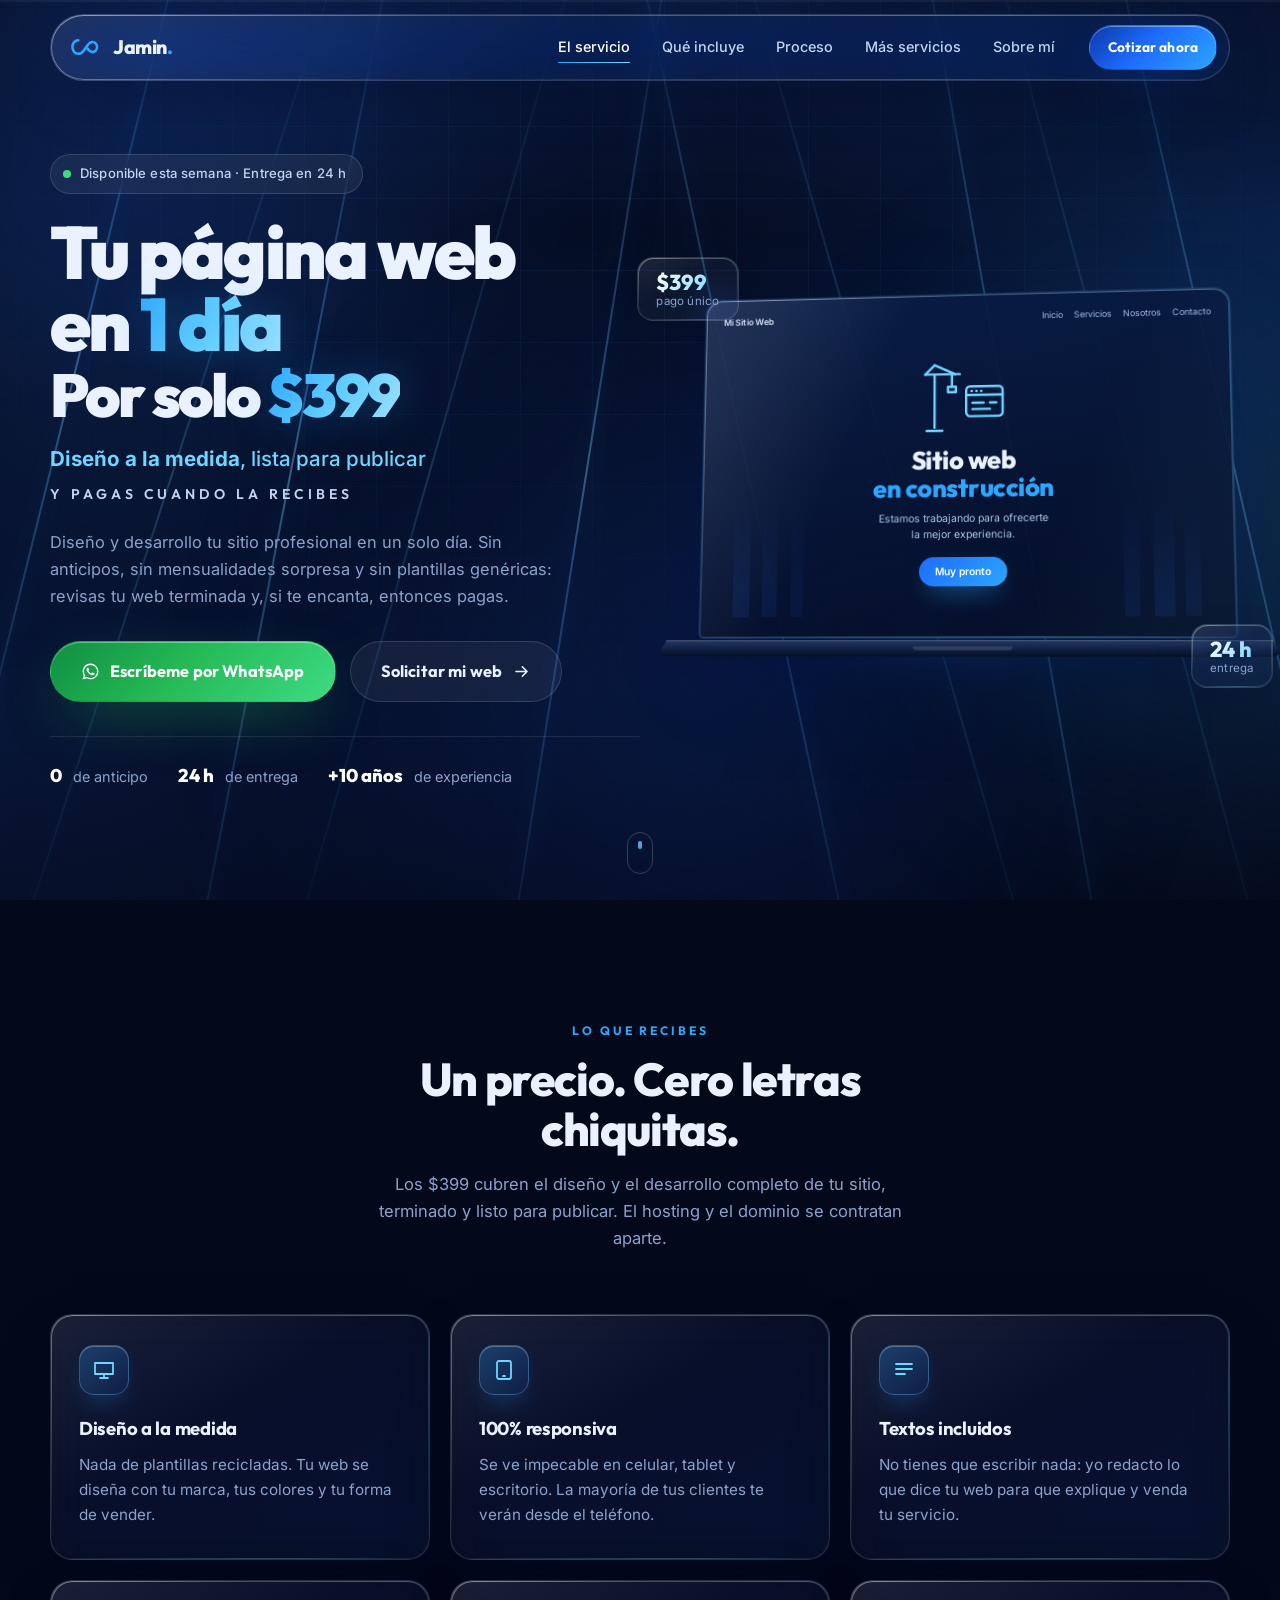
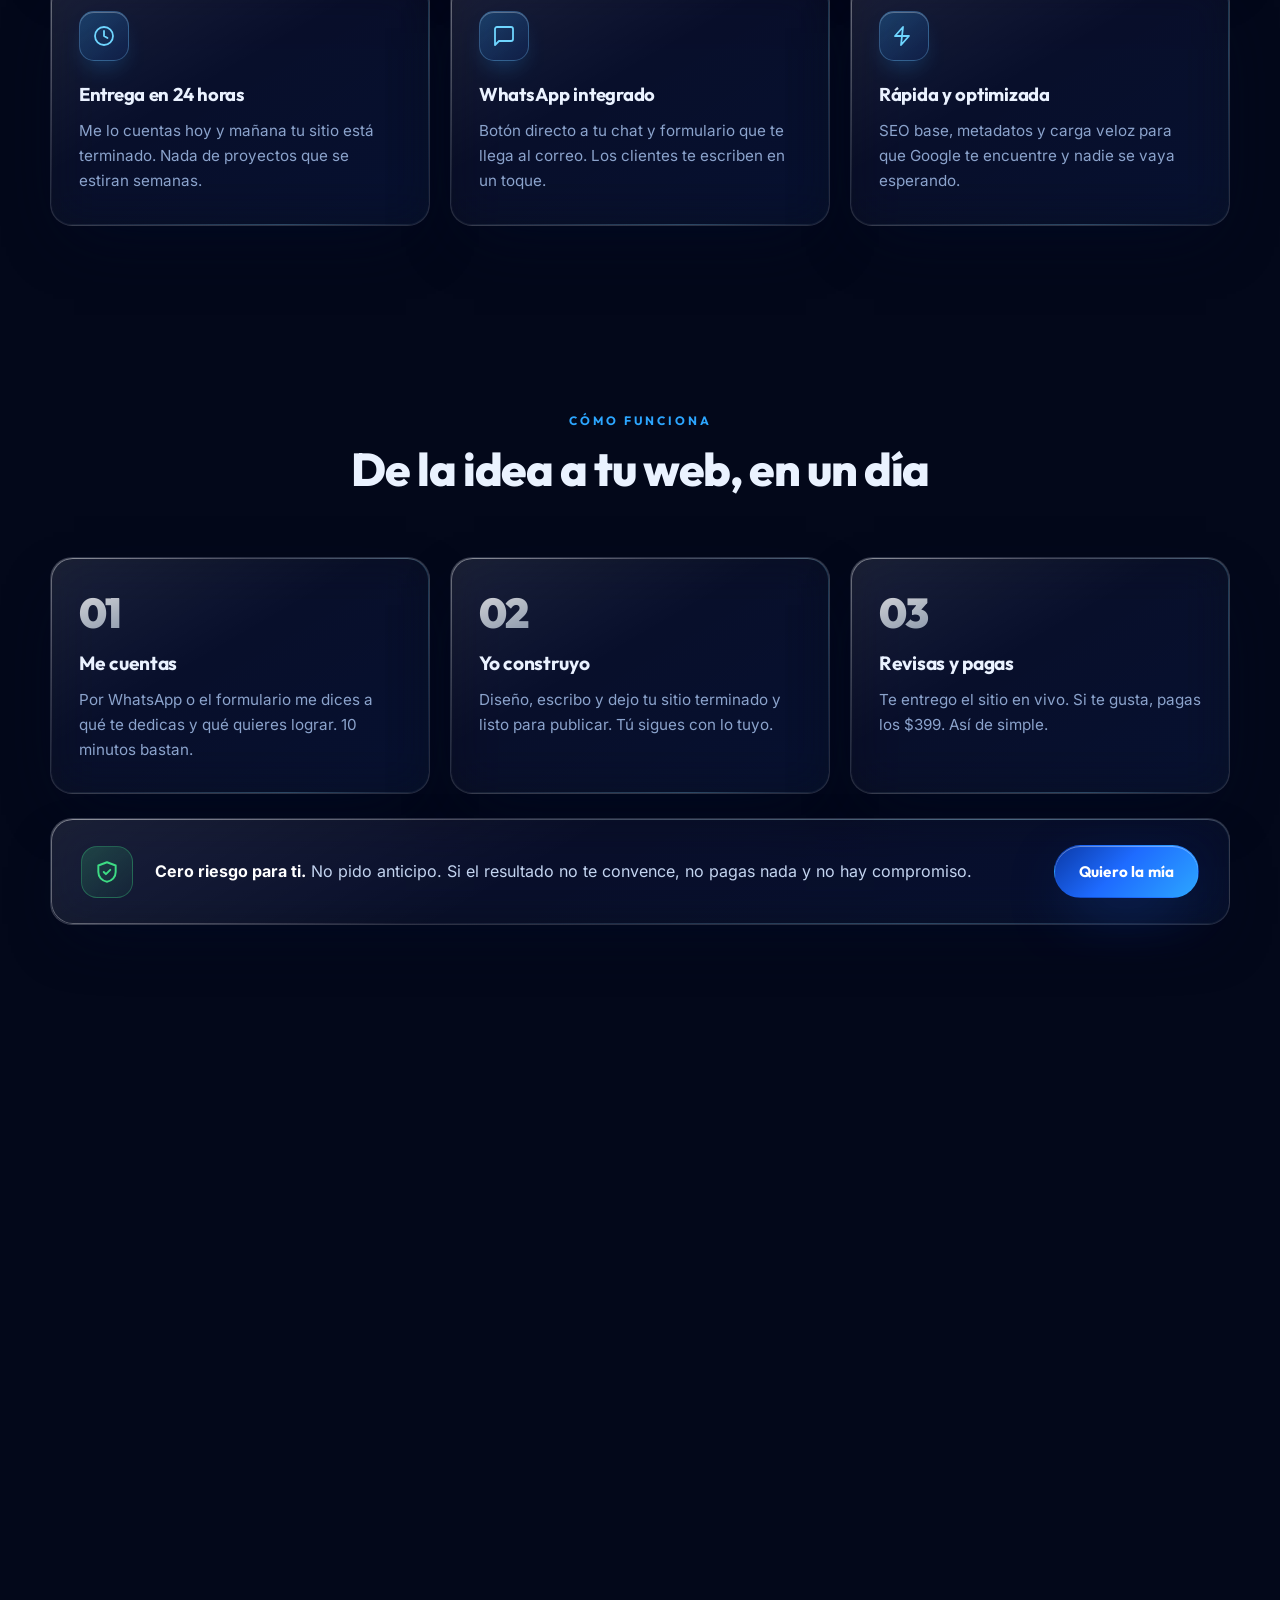
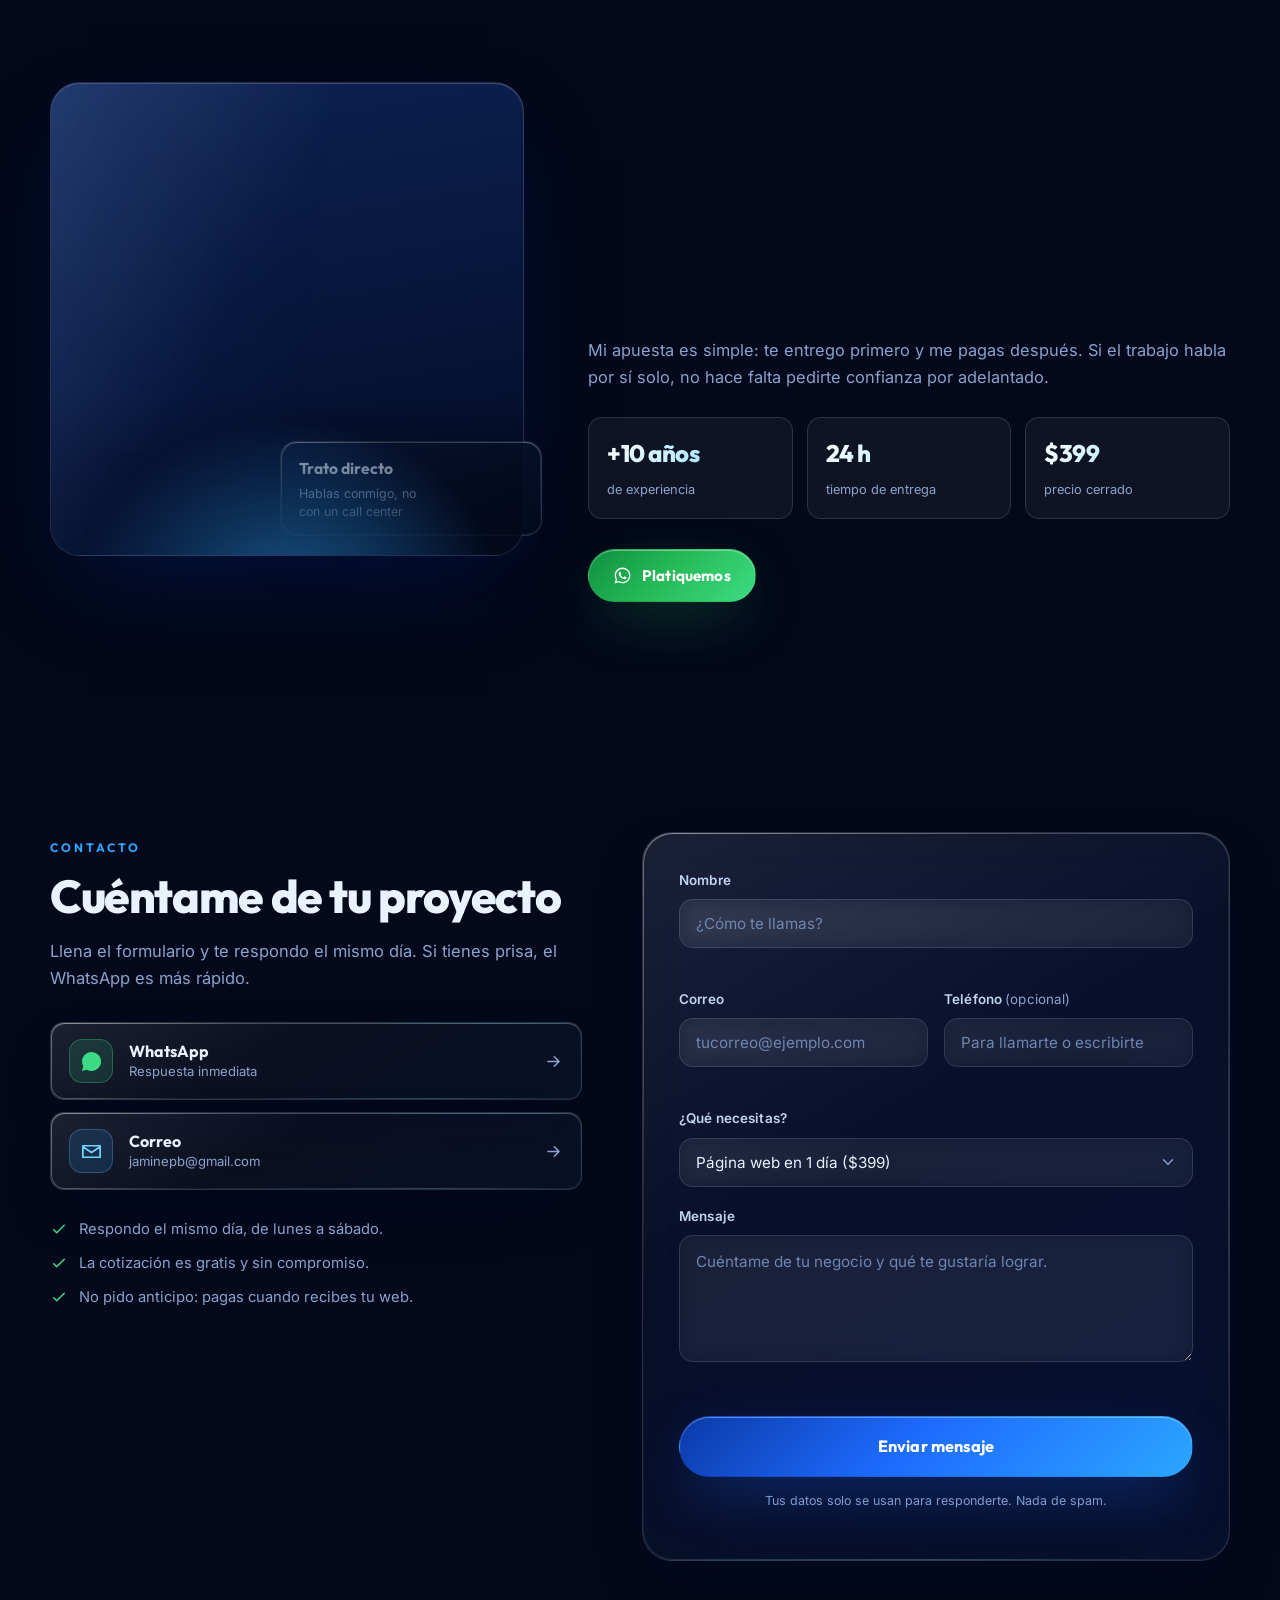
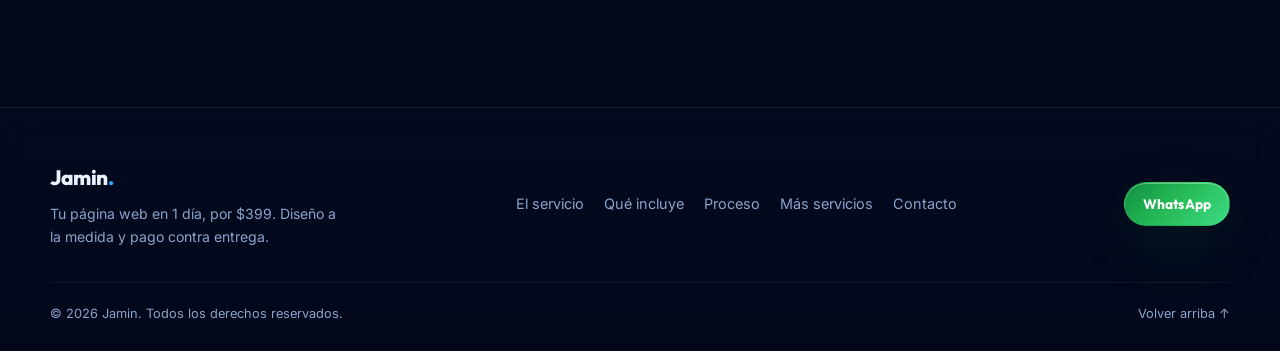
<file: index.html>
<!DOCTYPE html>
<html lang="es">
<head>
<meta charset="UTF-8" />
<meta name="viewport" content="width=device-width, initial-scale=1, viewport-fit=cover" />
<title>Jamin — Tu página web en 1 día por $399</title>
<meta name="description" content="Diseño y desarrollo tu página web profesional en 1 día por solo $399. Y pagas cuando la recibes." />
<meta name="theme-color" content="#03081a" />

<!-- URL absolutas del sitio. Si algún día cambia el dominio, se actualizan aquí. -->
<link rel="canonical" href="https://jaminvisuals.com/" />
<meta property="og:type" content="website" />
<meta property="og:url" content="https://jaminvisuals.com/" />
<meta property="og:site_name" content="Jamin" />
<meta property="og:locale" content="es_MX" />
<meta property="og:title" content="Tu página web en 1 día por solo $399" />
<meta property="og:description" content="Diseño a la medida, entrega en 24 horas. Y pagas cuando la recibes." />
<meta property="og:image" content="https://jaminvisuals.com/assets/img/og-cover.png" />
<meta property="og:image:width" content="1200" />
<meta property="og:image:height" content="630" />
<meta property="og:image:alt" content="Tu página web en 1 día por solo $399. Y pagas cuando la recibes." />
<meta name="twitter:card" content="summary_large_image" />
<meta name="twitter:image" content="https://jaminvisuals.com/assets/img/og-cover.png" />

<link rel="icon" href="assets/img/favicon.svg" type="image/svg+xml" />
<link rel="icon" href="assets/img/favicon-32.png" sizes="32x32" type="image/png" />
<link rel="apple-touch-icon" href="assets/img/apple-touch-icon.png" />
<link rel="preload" href="assets/fonts/outfit-900.woff2" as="font" type="font/woff2" crossorigin />
<link rel="preload" href="assets/fonts/inter-400.woff2" as="font" type="font/woff2" crossorigin />
<link rel="stylesheet" href="assets/css/fonts.css" />
<link rel="stylesheet" href="assets/css/styles.css" />
</head>
<body>

<!-- ===== Fondo global: rayos de luz + halos ===== -->
<div class="bg-stage" aria-hidden="true">
  <div class="bg-grid"></div>
  <div class="rays">
    <span></span><span></span><span></span><span></span><span></span>
    <span></span><span></span><span></span><span></span><span></span>
  </div>
  <div class="orb orb-1" data-parallax="0.18"></div>
  <div class="orb orb-2" data-parallax="-0.12"></div>
  <div class="orb orb-3" data-parallax="0.08"></div>
  <div class="bg-noise"></div>
</div>

<div class="scroll-progress" aria-hidden="true"><i></i></div>

<!-- ===== Header ===== -->
<header class="site-header" id="top">
  <div class="shell header-inner glass">
    <a class="brand" href="#top" aria-label="Jamin, inicio">
      <span class="brand-mark" aria-hidden="true">
        <svg viewBox="0 0 40 24" fill="none"><path d="M11 4c-3.9 0-7 3.6-7 8s3.1 8 7 8c3 0 5.2-2.1 7-4.6l3.4-4.8C23.1 8.1 25 6 27.6 6 30.4 6 33 8.6 33 12s-2.6 6-5.4 6c-2.6 0-4.5-2.1-6.2-4.4" stroke="url(#g1)" stroke-width="3" stroke-linecap="round"/><defs><linearGradient id="g1" x1="4" y1="12" x2="36" y2="12"><stop stop-color="#2CA6FF"/><stop offset="1" stop-color="#6FD6FF"/></linearGradient></defs></svg>
      </span>
      <span class="brand-text">Jamin<span class="dot">.</span></span>
    </a>

    <nav class="nav" aria-label="Navegación principal">
      <a href="#servicio">El servicio</a>
      <a href="#incluye">Qué incluye</a>
      <a href="#proceso">Proceso</a>
      <a href="#extras">Más servicios</a>
      <a href="#sobre-mi">Sobre mí</a>
    </nav>

    <a class="btn btn-primary btn-sm header-cta" href="#contacto">
      <span>Cotizar ahora</span>
    </a>

    <button class="nav-toggle" id="navToggle" aria-label="Abrir menú" aria-expanded="false" aria-controls="mobileNav">
      <span></span><span></span><span></span>
    </button>
  </div>

  <div class="mobile-nav glass" id="mobileNav" hidden>
    <a href="#servicio">El servicio</a>
    <a href="#incluye">Qué incluye</a>
    <a href="#proceso">Proceso</a>
    <a href="#extras">Más servicios</a>
    <a href="#sobre-mi">Sobre mí</a>
    <a href="#contacto" class="mobile-cta">Cotizar ahora</a>
  </div>
</header>

<main>

<!-- ===== HERO ===== -->
<section class="hero" id="servicio">
  <div class="shell hero-inner">

    <div class="hero-copy">
      <span class="pill reveal" data-reveal>
        <i class="pulse" aria-hidden="true"></i> Disponible esta semana · Entrega en 24 h
      </span>

      <h1 class="hero-title">
        <span class="line reveal" data-reveal data-delay="60">Tu página web</span>
        <span class="line reveal" data-reveal data-delay="120">en <em>1 día</em></span>
        <span class="line price reveal" data-reveal data-delay="180">Por solo <em>$399</em></span>
      </h1>

      <p class="hero-sub reveal" data-reveal data-delay="240">
        <strong>Diseño a la medida</strong>, lista para publicar
      </p>

      <p class="hero-kicker reveal" data-reveal data-delay="300">Y pagas cuando la recibes</p>

      <p class="hero-lead reveal" data-reveal data-delay="360">
        Diseño y desarrollo tu sitio profesional en un solo día. Sin anticipos, sin
        mensualidades sorpresa y sin plantillas genéricas: revisas tu web terminada y, si te
        encanta, entonces pagas.
      </p>

      <div class="hero-actions reveal" data-reveal data-delay="420">
        <a class="btn btn-wa btn-lg" href="https://wa.me/18159084163?text=Hola%20Jamin%2C%20quiero%20mi%20p%C3%A1gina%20web%20en%201%20d%C3%ADa%20por%20%24399." target="_blank" rel="noopener">
          <svg class="ico" viewBox="0 0 24 24" aria-hidden="true"><path fill="currentColor" d="M12.04 2C6.58 2 2.13 6.45 2.13 11.91c0 1.75.46 3.45 1.32 4.95L2 22l5.25-1.38a9.87 9.87 0 0 0 4.79 1.22h.01c5.46 0 9.91-4.45 9.91-9.91 0-2.65-1.03-5.14-2.9-7.01A9.82 9.82 0 0 0 12.04 2Zm0 18.15h-.01a8.2 8.2 0 0 1-4.19-1.15l-.3-.18-3.12.82.83-3.04-.2-.31a8.16 8.16 0 0 1-1.25-4.38c0-4.54 3.7-8.23 8.24-8.23 2.2 0 4.27.86 5.83 2.41a8.19 8.19 0 0 1 2.41 5.83c0 4.54-3.7 8.23-8.24 8.23Zm4.52-6.16c-.25-.12-1.47-.72-1.69-.81-.23-.08-.39-.12-.56.13-.16.24-.64.8-.78.97-.15.16-.29.18-.54.06-.25-.13-1.05-.39-2-1.23-.74-.66-1.24-1.47-1.38-1.72-.15-.25-.02-.38.11-.5.11-.11.25-.29.37-.44.13-.15.17-.25.25-.41.08-.17.04-.31-.02-.44-.06-.12-.56-1.34-.76-1.84-.2-.48-.41-.42-.56-.43h-.48c-.16 0-.43.06-.65.31-.23.25-.86.84-.86 2.05s.88 2.38 1 2.54c.13.17 1.74 2.66 4.22 3.73.59.26 1.05.41 1.41.52.59.19 1.13.16 1.56.1.47-.07 1.47-.6 1.68-1.18.21-.58.21-1.08.14-1.18-.06-.11-.22-.17-.47-.29Z"/></svg>
          <span>Escríbeme por WhatsApp</span>
        </a>
        <a class="btn btn-ghost btn-lg" href="#contacto">
          <span>Solicitar mi web</span>
          <svg class="ico" viewBox="0 0 24 24" aria-hidden="true"><path fill="none" stroke="currentColor" stroke-width="2" stroke-linecap="round" stroke-linejoin="round" d="M5 12h14m-6-6 6 6-6 6"/></svg>
        </a>
      </div>

      <ul class="hero-trust reveal" data-reveal data-delay="480">
        <li><b>0</b> de anticipo</li>
        <li><b>24 h</b> de entrega</li>
        <li><b>+10 años</b> de experiencia</li>
      </ul>
    </div>

    <!-- Laptop mockup en CSS puro -->
    <div class="hero-visual reveal" data-reveal data-delay="220">
      <div class="laptop" data-tilt>
        <div class="laptop-screen glass">
          <div class="screen-bar">
            <span class="screen-brand">Mi Sitio Web</span>
            <span class="screen-links"><i>Inicio</i><i>Servicios</i><i>Nosotros</i><i>Contacto</i></span>
          </div>
          <div class="screen-body">
            <svg class="screen-icon" viewBox="0 0 120 100" aria-hidden="true">
              <g fill="none" stroke="#6FD6FF" stroke-width="3" stroke-linecap="round" stroke-linejoin="round">
                <!-- grúa -->
                <path d="M24 86V18M14 90h20M12 18h44"/>
                <path d="M24 6 12 18M24 6l26 12"/>
                <path d="M46 18v16"/>
                <path d="M41 34h10v7H41z"/>
                <!-- ventana de navegador -->
                <rect x="64" y="34" width="46" height="38" rx="5"/>
                <path d="M64 45h46"/>
                <path d="M71 40h.01M77 40h.01M83 40h.01" stroke-width="3.4"/>
                <path d="M72 55h14M72 63h22M94 55h8"/>
              </g>
            </svg>
            <p class="screen-title">Sitio web<br /><em>en construcción</em></p>
            <p class="screen-text">Estamos trabajando para ofrecerte<br />la mejor experiencia.</p>
            <span class="screen-btn">Muy pronto</span>
          </div>
        </div>
        <div class="laptop-base"><i></i></div>
        <div class="laptop-glow" aria-hidden="true"></div>
      </div>

      <div class="float-card glass float-a" data-parallax="0.06">
        <b>$399</b><span>pago único</span>
      </div>
      <div class="float-card glass float-b" data-parallax="-0.05">
        <b>24 h</b><span>entrega</span>
      </div>
    </div>

  </div>

  <a class="scroll-hint" href="#incluye" aria-label="Ver más">
    <span></span>
  </a>
</section>

<!-- ===== QUÉ INCLUYE ===== -->
<section class="section" id="incluye">
  <div class="shell">
    <header class="section-head">
      <span class="eyebrow reveal" data-reveal>Lo que recibes</span>
      <h2 class="reveal" data-reveal data-delay="80">Un precio. Cero letras chiquitas.</h2>
      <p class="section-lead reveal" data-reveal data-delay="140">
        Los $399 cubren el diseño y el desarrollo completo de tu sitio, terminado y listo
        para publicar. El hosting y el dominio se contratan aparte.
      </p>
    </header>

    <div class="cards">
      <article class="card glass reveal" data-reveal data-delay="0">
        <span class="card-ico"><svg viewBox="0 0 24 24"><path fill="none" stroke="currentColor" stroke-width="1.8" stroke-linecap="round" stroke-linejoin="round" d="M3 5h18v11H3zM8 20h8M12 16v4"/></svg></span>
        <h3>Diseño a la medida</h3>
        <p>Nada de plantillas recicladas. Tu web se diseña con tu marca, tus colores y tu forma de vender.</p>
      </article>

      <article class="card glass reveal" data-reveal data-delay="60">
        <span class="card-ico"><svg viewBox="0 0 24 24"><path fill="none" stroke="currentColor" stroke-width="1.8" stroke-linecap="round" stroke-linejoin="round" d="M7 3h10a2 2 0 0 1 2 2v14a2 2 0 0 1-2 2H7a2 2 0 0 1-2-2V5a2 2 0 0 1 2-2ZM11 18h2"/></svg></span>
        <h3>100% responsiva</h3>
        <p>Se ve impecable en celular, tablet y escritorio. La mayoría de tus clientes te verán desde el teléfono.</p>
      </article>

      <article class="card glass reveal" data-reveal data-delay="120">
        <span class="card-ico"><svg viewBox="0 0 24 24"><path fill="none" stroke="currentColor" stroke-width="1.8" stroke-linecap="round" stroke-linejoin="round" d="M4 6h16M4 11h16M4 16h9"/></svg></span>
        <h3>Textos incluidos</h3>
        <p>No tienes que escribir nada: yo redacto lo que dice tu web para que explique y venda tu servicio.</p>
      </article>

      <article class="card glass reveal" data-reveal data-delay="180">
        <span class="card-ico"><svg viewBox="0 0 24 24"><path fill="none" stroke="currentColor" stroke-width="1.8" stroke-linecap="round" stroke-linejoin="round" d="M12 21a9 9 0 1 0 0-18 9 9 0 0 0 0 18ZM12 7v5l3.5 2"/></svg></span>
        <h3>Entrega en 24 horas</h3>
        <p>Me lo cuentas hoy y mañana tu sitio está terminado. Nada de proyectos que se estiran semanas.</p>
      </article>

      <article class="card glass reveal" data-reveal data-delay="240">
        <span class="card-ico"><svg viewBox="0 0 24 24"><path fill="none" stroke="currentColor" stroke-width="1.8" stroke-linecap="round" stroke-linejoin="round" d="M21 15a2 2 0 0 1-2 2H7l-4 4V5a2 2 0 0 1 2-2h14a2 2 0 0 1 2 2Z"/></svg></span>
        <h3>WhatsApp integrado</h3>
        <p>Botón directo a tu chat y formulario que te llega al correo. Los clientes te escriben en un toque.</p>
      </article>

      <article class="card glass reveal" data-reveal data-delay="300">
        <span class="card-ico"><svg viewBox="0 0 24 24"><path fill="none" stroke="currentColor" stroke-width="1.8" stroke-linecap="round" stroke-linejoin="round" d="m11 3-8 9h7l-1 9 8-9h-7Z"/></svg></span>
        <h3>Rápida y optimizada</h3>
        <p>SEO base, metadatos y carga veloz para que Google te encuentre y nadie se vaya esperando.</p>
      </article>
    </div>
  </div>
</section>

<!-- ===== PROCESO ===== -->
<section class="section section-tight" id="proceso">
  <div class="shell">
    <header class="section-head">
      <span class="eyebrow reveal" data-reveal>Cómo funciona</span>
      <h2 class="reveal" data-reveal data-delay="80">De la idea a tu web, en un día</h2>
    </header>

    <ol class="steps">
      <li class="step glass reveal" data-reveal>
        <span class="step-num">01</span>
        <h3>Me cuentas</h3>
        <p>Por WhatsApp o el formulario me dices a qué te dedicas y qué quieres lograr. 10 minutos bastan.</p>
      </li>
      <li class="step glass reveal" data-reveal data-delay="90">
        <span class="step-num">02</span>
        <h3>Yo construyo</h3>
        <p>Diseño, escribo y dejo tu sitio terminado y listo para publicar. Tú sigues con lo tuyo.</p>
      </li>
      <li class="step glass reveal" data-reveal data-delay="180">
        <span class="step-num">03</span>
        <h3>Revisas y pagas</h3>
        <p>Te entrego el sitio en vivo. Si te gusta, pagas los $399. Así de simple.</p>
      </li>
    </ol>

    <div class="promise glass reveal" data-reveal data-delay="120">
      <div class="promise-ico" aria-hidden="true">
        <svg viewBox="0 0 24 24"><path fill="none" stroke="currentColor" stroke-width="1.8" stroke-linecap="round" stroke-linejoin="round" d="M12 3 4 6v6c0 4.5 3.2 8.3 8 9 4.8-.7 8-4.5 8-9V6l-8-3Z"/><path fill="none" stroke="currentColor" stroke-width="1.8" stroke-linecap="round" stroke-linejoin="round" d="m9 12 2 2 4-4"/></svg>
      </div>
      <p><b>Cero riesgo para ti.</b> No pido anticipo. Si el resultado no te convence, no pagas nada y no hay compromiso.</p>
      <a class="btn btn-primary" href="#contacto"><span>Quiero la mía</span></a>
    </div>
  </div>
</section>

<!-- ===== MÁS SERVICIOS (sección pequeña) ===== -->
<section class="section section-extras" id="extras">
  <div class="shell">
    <header class="section-head compact">
      <span class="eyebrow reveal" data-reveal>También te puedo ayudar con</span>
      <h2 class="h3 reveal" data-reveal data-delay="80">Otros servicios</h2>
    </header>

    <div class="extras">
      <article class="extra glass reveal" data-reveal>
        <span class="extra-ico"><svg viewBox="0 0 24 24"><path fill="none" stroke="currentColor" stroke-width="1.7" stroke-linecap="round" stroke-linejoin="round" d="M12 3a9 9 0 0 0 0 18c1.1 0 2-.9 2-2 0-.5-.2-1-.6-1.4-.3-.4-.4-.8-.4-1.1 0-.8.7-1.5 1.5-1.5H17a4 4 0 0 0 4-4c0-4.4-4-8-9-8Z"/><circle cx="7.5" cy="11.5" r="1.1" fill="currentColor"/><circle cx="11" cy="7.5" r="1.1" fill="currentColor"/><circle cx="15.5" cy="8.5" r="1.1" fill="currentColor"/></svg></span>
        <h3>Diseño Gráfico</h3>
        <p>Logos, flyers e identidad visual con una estética consistente.</p>
      </article>

      <article class="extra glass reveal" data-reveal data-delay="70">
        <span class="extra-ico"><svg viewBox="0 0 24 24"><path fill="none" stroke="currentColor" stroke-width="1.7" stroke-linecap="round" stroke-linejoin="round" d="M3 7h18v11H3zM7 12h5M7 15h3"/><circle cx="16.5" cy="12.5" r="2" fill="none" stroke="currentColor" stroke-width="1.7"/></svg></span>
        <h3>Business Cards</h3>
        <p>Tarjetas de presentación impresas o digitales, listas para entregar.</p>
      </article>

      <article class="extra glass reveal" data-reveal data-delay="140">
        <span class="extra-ico"><svg viewBox="0 0 24 24"><path fill="none" stroke="currentColor" stroke-width="1.7" stroke-linecap="round" stroke-linejoin="round" d="M4 8h9a2 2 0 0 1 2 2v6a2 2 0 0 1-2 2H4a2 2 0 0 1-2-2v-6a2 2 0 0 1 2-2Zm11 4 5-3v8l-5-3M6 8V6"/></svg></span>
        <h3>Fotografía y Video Profesional</h3>
        <p>Producto, retrato corporativo y clips listos para publicar.</p>
      </article>

      <article class="extra glass reveal" data-reveal data-delay="210">
        <span class="extra-ico"><svg viewBox="0 0 24 24"><path fill="none" stroke="currentColor" stroke-width="1.7" stroke-linecap="round" stroke-linejoin="round" d="M4 5h16v14H4zM4 9h16"/><path fill="none" stroke="currentColor" stroke-width="1.7" stroke-linecap="round" stroke-linejoin="round" d="m10 12 5 3-5 3v-6Z"/></svg></span>
        <h3>Contenido para Redes Sociales</h3>
        <p>Piezas y calendarios pensados para que tu marca no se detenga.</p>
      </article>
    </div>

    <p class="extras-foot reveal" data-reveal data-delay="140">
      ¿Necesitas varios? <a href="#contacto">Cuéntame</a> y armamos un paquete.
    </p>
  </div>
</section>

<!-- ===== SOBRE MÍ ===== -->
<section class="section" id="sobre-mi">
  <div class="shell about">
    <div class="about-photo reveal" data-reveal>
      <div class="photo-frame">
        <picture>
          <source srcset="assets/img/jamin.webp" type="image/webp" />
          <img src="assets/img/jamin.jpg" alt="Retrato de Jamin, diseñador gráfico, sentado y vestido con saco azul marino"
               width="1000" height="1000" loading="lazy" decoding="async"
               onerror="this.onerror=null;this.src='assets/img/jamin-placeholder.svg';" />
        </picture>
        <div class="photo-glow" aria-hidden="true"></div>
      </div>
      <div class="badge glass" data-parallax="0.05">
        <b>Trato directo</b><span>Hablas conmigo, no con un call center</span>
      </div>
    </div>

    <div class="about-copy">
      <span class="eyebrow reveal" data-reveal>Sobre mí</span>
      <h2 class="reveal" data-reveal data-delay="80">Hola, soy Jamin</h2>
      <p class="reveal" data-reveal data-delay="140">
        Soy diseñador gráfico con <em>más de 10 años de experiencia</em>, especialista en contenido
        para redes sociales, fotografía publicitaria y producción audiovisual.
      </p>
      <p class="reveal" data-reveal data-delay="180">
        También diseño y desarrollo sitios web para negocios que necesitan estar en línea ya, sin
        procesos eternos ni presupuestos inflados. Trabajo solo, así que la persona que te contesta
        el WhatsApp es la misma que diseña, escribe y arma tu página.
      </p>
      <p class="reveal" data-reveal data-delay="220">
        Mi apuesta es simple: te entrego primero y me pagas después. Si el trabajo habla por sí solo,
        no hace falta pedirte confianza por adelantado.
      </p>

      <div class="about-stats reveal" data-reveal data-delay="260">
        <div><b>+10 años</b><span>de experiencia</span></div>
        <div><b>24 h</b><span>tiempo de entrega</span></div>
        <div><b>$399</b><span>precio cerrado</span></div>
      </div>

      <a class="btn btn-wa reveal" data-reveal data-delay="320" href="https://wa.me/18159084163?text=Hola%20Jamin%2C%20me%20gustar%C3%ADa%20platicar%20sobre%20un%20proyecto." target="_blank" rel="noopener">
        <svg class="ico" viewBox="0 0 24 24" aria-hidden="true"><path fill="currentColor" d="M12.04 2C6.58 2 2.13 6.45 2.13 11.91c0 1.75.46 3.45 1.32 4.95L2 22l5.25-1.38a9.87 9.87 0 0 0 4.79 1.22h.01c5.46 0 9.91-4.45 9.91-9.91 0-2.65-1.03-5.14-2.9-7.01A9.82 9.82 0 0 0 12.04 2Zm0 18.15h-.01a8.2 8.2 0 0 1-4.19-1.15l-.3-.18-3.12.82.83-3.04-.2-.31a8.16 8.16 0 0 1-1.25-4.38c0-4.54 3.7-8.23 8.24-8.23 2.2 0 4.27.86 5.83 2.41a8.19 8.19 0 0 1 2.41 5.83c0 4.54-3.7 8.23-8.24 8.23Zm4.52-6.16c-.25-.12-1.47-.72-1.69-.81-.23-.08-.39-.12-.56.13-.16.24-.64.8-.78.97-.15.16-.29.18-.54.06-.25-.13-1.05-.39-2-1.23-.74-.66-1.24-1.47-1.38-1.72-.15-.25-.02-.38.11-.5.11-.11.25-.29.37-.44.13-.15.17-.25.25-.41.08-.17.04-.31-.02-.44-.06-.12-.56-1.34-.76-1.84-.2-.48-.41-.42-.56-.43h-.48c-.16 0-.43.06-.65.31-.23.25-.86.84-.86 2.05s.88 2.38 1 2.54c.13.17 1.74 2.66 4.22 3.73.59.26 1.05.41 1.41.52.59.19 1.13.16 1.56.1.47-.07 1.47-.6 1.68-1.18.21-.58.21-1.08.14-1.18-.06-.11-.22-.17-.47-.29Z"/></svg>
        <span>Platiquemos</span>
      </a>
    </div>
  </div>
</section>

<!-- ===== CONTACTO ===== -->
<section class="section" id="contacto">
  <div class="shell contact">

    <div class="contact-copy">
      <span class="eyebrow reveal" data-reveal>Contacto</span>
      <h2 class="reveal" data-reveal data-delay="80">Cuéntame de tu proyecto</h2>
      <p class="section-lead reveal" data-reveal data-delay="140">
        Llena el formulario y te respondo el mismo día. Si tienes prisa, el WhatsApp es más rápido.
      </p>

      <div class="contact-links reveal" data-reveal data-delay="200">
        <a class="contact-link glass" href="https://wa.me/18159084163?text=Hola%20Jamin%2C%20quiero%20informaci%C3%B3n%20sobre%20mi%20p%C3%A1gina%20web." target="_blank" rel="noopener">
          <span class="cl-ico wa"><svg viewBox="0 0 24 24"><path fill="currentColor" d="M12.04 2C6.58 2 2.13 6.45 2.13 11.91c0 1.75.46 3.45 1.32 4.95L2 22l5.25-1.38a9.87 9.87 0 0 0 4.79 1.22h.01c5.46 0 9.91-4.45 9.91-9.91 0-2.65-1.03-5.14-2.9-7.01A9.82 9.82 0 0 0 12.04 2Zm4.52 12.15c-.25-.12-1.47-.72-1.69-.81-.23-.08-.39-.12-.56.13-.16.24-.64.8-.78.97-.15.16-.29.18-.54.06-.25-.13-1.05-.39-2-1.23-.74-.66-1.24-1.47-1.38-1.72-.15-.25-.02-.38.11-.5.11-.11.25-.29.37-.44.13-.15.17-.25.25-.41.08-.17.04-.31-.02-.44-.06-.12-.56-1.34-.76-1.84-.2-.48-.41-.42-.56-.43h-.48c-.16 0-.43.06-.65.31-.23.25-.86.84-.86 2.05s.88 2.38 1 2.54c.13.17 1.74 2.66 4.22 3.73.59.26 1.05.41 1.41.52.59.19 1.13.16 1.56.1.47-.07 1.47-.6 1.68-1.18.21-.58.21-1.08.14-1.18-.06-.11-.22-.17-.47-.29Z"/></svg></span>
          <span class="cl-text"><b>WhatsApp</b><small>Respuesta inmediata</small></span>
          <svg class="cl-arrow" viewBox="0 0 24 24"><path fill="none" stroke="currentColor" stroke-width="2" stroke-linecap="round" stroke-linejoin="round" d="M5 12h14m-6-6 6 6-6 6"/></svg>
        </a>

        <a class="contact-link glass" id="emailLink" href="#contacto">
          <span class="cl-ico"><svg viewBox="0 0 24 24"><path fill="none" stroke="currentColor" stroke-width="1.8" stroke-linecap="round" stroke-linejoin="round" d="M3 6h18v12H3zM3 7l9 6 9-6"/></svg></span>
          <span class="cl-text"><b>Correo</b><small id="emailText">Escríbeme por correo</small></span>
          <svg class="cl-arrow" viewBox="0 0 24 24"><path fill="none" stroke="currentColor" stroke-width="2" stroke-linecap="round" stroke-linejoin="round" d="M5 12h14m-6-6 6 6-6 6"/></svg>
        </a>
      </div>

      <ul class="contact-facts reveal" data-reveal data-delay="260">
        <li><svg viewBox="0 0 24 24" aria-hidden="true"><path fill="none" stroke="currentColor" stroke-width="2" stroke-linecap="round" stroke-linejoin="round" d="m5 13 4 4L19 7"/></svg>Respondo el mismo día, de lunes a sábado.</li>
        <li><svg viewBox="0 0 24 24" aria-hidden="true"><path fill="none" stroke="currentColor" stroke-width="2" stroke-linecap="round" stroke-linejoin="round" d="m5 13 4 4L19 7"/></svg>La cotización es gratis y sin compromiso.</li>
        <li><svg viewBox="0 0 24 24" aria-hidden="true"><path fill="none" stroke="currentColor" stroke-width="2" stroke-linecap="round" stroke-linejoin="round" d="m5 13 4 4L19 7"/></svg>No pido anticipo: pagas cuando recibes tu web.</li>
      </ul>
    </div>

    <div class="form-wrap glass reveal" data-reveal data-delay="120">
      <form id="contactForm" novalidate>
        <div class="field">
          <label for="nombre">Nombre</label>
          <input type="text" id="nombre" name="nombre" autocomplete="name" placeholder="¿Cómo te llamas?" required />
          <small class="error" data-error-for="nombre"></small>
        </div>

        <div class="field-row">
          <div class="field">
            <label for="email">Correo</label>
            <input type="email" id="email" name="email" autocomplete="email" placeholder="tucorreo@ejemplo.com" required />
            <small class="error" data-error-for="email"></small>
          </div>
          <div class="field">
            <label for="telefono">Teléfono <span class="opt">(opcional)</span></label>
            <input type="tel" id="telefono" name="telefono" autocomplete="tel" placeholder="Para llamarte o escribirte" />
          </div>
        </div>

        <div class="field">
          <label for="tipo-servicio">¿Qué necesitas?</label>
          <div class="select-wrap">
            <select id="tipo-servicio" name="servicio">
              <option value="Página web en 1 día ($399)">Página web en 1 día ($399)</option>
              <option value="Diseño Gráfico">Diseño Gráfico</option>
              <option value="Business Cards">Business Cards</option>
              <option value="Fotografía y Video Profesional">Fotografía y Video Profesional</option>
              <option value="Contenido para Redes Sociales">Contenido para Redes Sociales</option>
              <option value="Varios servicios / otro">Varios servicios / otro</option>
            </select>
            <svg class="select-ico" viewBox="0 0 24 24" aria-hidden="true"><path fill="none" stroke="currentColor" stroke-width="2" stroke-linecap="round" stroke-linejoin="round" d="m6 9 6 6 6-6"/></svg>
          </div>
        </div>

        <div class="field">
          <label for="mensaje">Mensaje</label>
          <textarea id="mensaje" name="mensaje" rows="4" placeholder="Cuéntame de tu negocio y qué te gustaría lograr." required></textarea>
          <small class="error" data-error-for="mensaje"></small>
        </div>

        <!-- honeypot anti-spam -->
        <div class="hp" aria-hidden="true">
          <label for="empresa_web">No llenar</label>
          <input type="text" id="empresa_web" name="_honey" tabindex="-1" autocomplete="off" />
        </div>

        <button type="submit" class="btn btn-primary btn-lg btn-block" id="submitBtn">
          <span class="btn-label">Enviar mensaje</span>
          <span class="spinner" aria-hidden="true"></span>
        </button>

        <p class="form-note">Tus datos solo se usan para responderte. Nada de spam.</p>
        <p class="form-status" id="formStatus" role="status" aria-live="polite"></p>
      </form>
    </div>

  </div>
</section>

</main>

<!-- ===== FOOTER ===== -->
<footer class="site-footer">
  <div class="shell footer-inner">
    <div class="footer-brand">
      <span class="brand-text">Jamin<span class="dot">.</span></span>
      <p>Tu página web en 1 día, por $399. Diseño a la medida y pago contra entrega.</p>
    </div>
    <nav class="footer-nav" aria-label="Enlaces del pie">
      <a href="#servicio">El servicio</a>
      <a href="#incluye">Qué incluye</a>
      <a href="#proceso">Proceso</a>
      <a href="#extras">Más servicios</a>
      <a href="#contacto">Contacto</a>
    </nav>
    <div class="footer-cta">
      <a class="btn btn-wa btn-sm" href="https://wa.me/18159084163" target="_blank" rel="noopener"><span>WhatsApp</span></a>
    </div>
  </div>
  <div class="shell footer-bottom">
    <span>© <span id="year">2026</span> Jamin. Todos los derechos reservados.</span>
    <a href="#top" class="to-top">Volver arriba ↑</a>
  </div>
</footer>

<!-- Botón flotante de WhatsApp -->
<a class="wa-float" href="https://wa.me/18159084163?text=Hola%20Jamin%2C%20quiero%20mi%20p%C3%A1gina%20web." target="_blank" rel="noopener" aria-label="Escribir por WhatsApp">
  <svg viewBox="0 0 24 24" aria-hidden="true"><path fill="currentColor" d="M12.04 2C6.58 2 2.13 6.45 2.13 11.91c0 1.75.46 3.45 1.32 4.95L2 22l5.25-1.38a9.87 9.87 0 0 0 4.79 1.22h.01c5.46 0 9.91-4.45 9.91-9.91 0-2.65-1.03-5.14-2.9-7.01A9.82 9.82 0 0 0 12.04 2Zm4.52 12.15c-.25-.12-1.47-.72-1.69-.81-.23-.08-.39-.12-.56.13-.16.24-.64.8-.78.97-.15.16-.29.18-.54.06-.25-.13-1.05-.39-2-1.23-.74-.66-1.24-1.47-1.38-1.72-.15-.25-.02-.38.11-.5.11-.11.25-.29.37-.44.13-.15.17-.25.25-.41.08-.17.04-.31-.02-.44-.06-.12-.56-1.34-.76-1.84-.2-.48-.41-.42-.56-.43h-.48c-.16 0-.43.06-.65.31-.23.25-.86.84-.86 2.05s.88 2.38 1 2.54c.13.17 1.74 2.66 4.22 3.73.59.26 1.05.41 1.41.52.59.19 1.13.16 1.56.1.47-.07 1.47-.6 1.68-1.18.21-.58.21-1.08.14-1.18-.06-.11-.22-.17-.47-.29Z"/></svg>
  <span class="wa-tip">¿Hablamos?</span>
</a>

<script src="assets/js/main.js"></script>
</body>
</html>
</file>
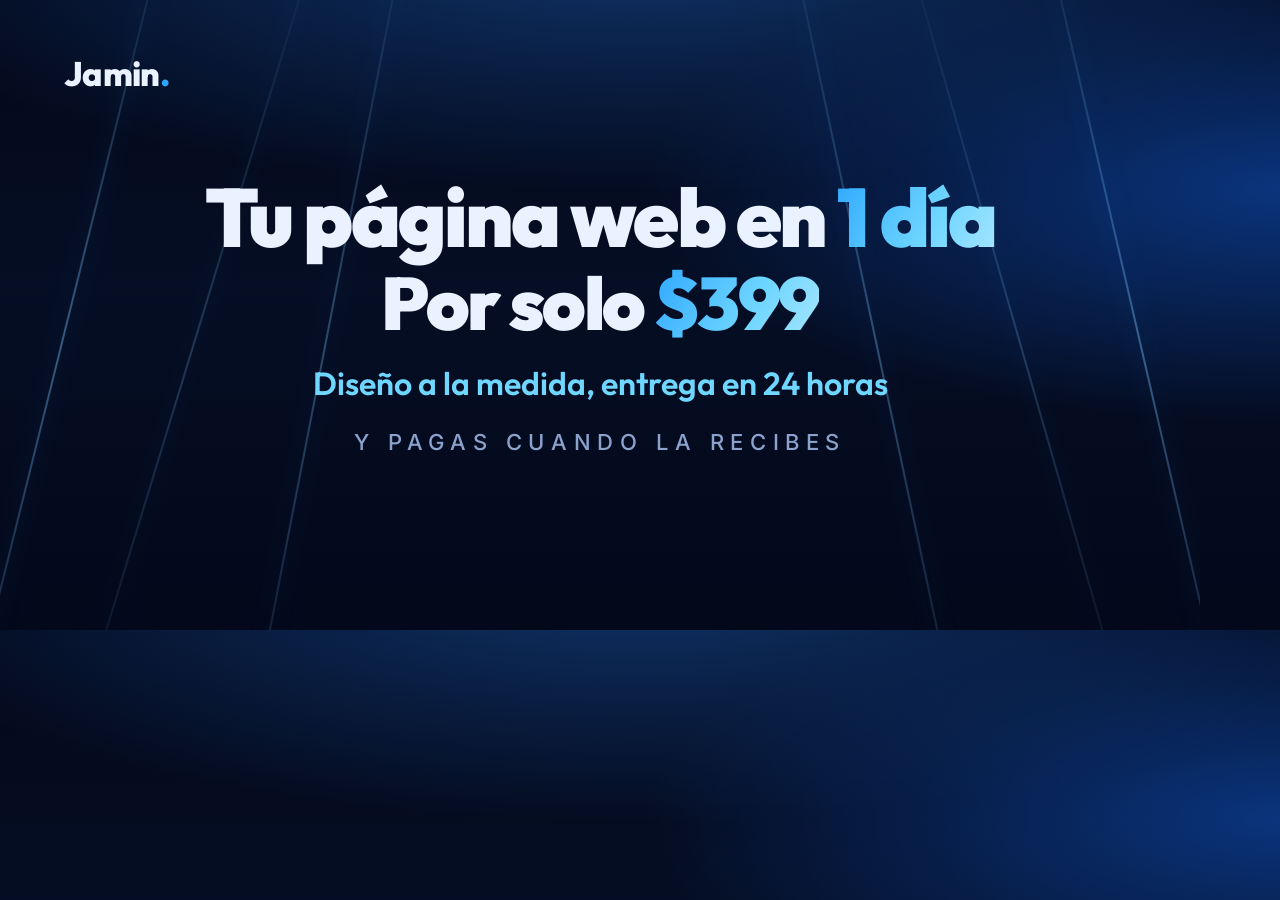
<file: scratchpad/og.html>
<!doctype html><html><head><meta charset="utf-8">
<link rel="stylesheet" href="../assets/css/fonts.css">
<style>
*{margin:0;padding:0;box-sizing:border-box}
body{width:1200px;height:630px;overflow:hidden;position:relative;
  background:radial-gradient(110% 70% at 50% -10%, #10366e 0%, transparent 58%),
             radial-gradient(80% 60% at 100% 30%, #0a347c 0%, transparent 62%),
             linear-gradient(180deg,#03081a,#050e24 45%,#03081a);
  font-family:Outfit,sans-serif;color:#eaf2ff;display:flex;align-items:center;justify-content:center}
.rays{position:absolute;inset:0;overflow:hidden}
.rays i{position:absolute;top:-20%;width:2px;height:150%;
  background:linear-gradient(180deg,transparent,rgba(120,195,255,.85) 50%,transparent);
  box-shadow:0 0 24px rgba(60,150,255,.6)}
.wrap{position:relative;text-align:center;padding:0 70px}
h1{font-size:82px;font-weight:900;letter-spacing:-.035em;line-height:1.02}
h2{font-size:74px;font-weight:900;letter-spacing:-.035em;line-height:1.02;margin-top:6px}
em{font-style:normal;background:linear-gradient(120deg,#2ca6ff,#6fd6ff 60%,#a9e6ff);
  -webkit-background-clip:text;background-clip:text;color:transparent}
.sub{font-size:32px;font-weight:500;color:#6fd6ff;margin-top:22px}
.kick{font-family:Inter,sans-serif;font-size:22px;font-weight:500;color:#8ba3cc;
  letter-spacing:.3em;text-transform:uppercase;margin-top:26px}
.brand{position:absolute;left:64px;top:52px;font-size:34px;font-weight:800;letter-spacing:-.02em}
.brand span{color:#2ca6ff}
</style></head><body>
<div class="rays">
  <i style="left:5%;transform:rotate(14deg);opacity:.5"></i>
  <i style="left:16%;transform:rotate(17deg);opacity:.28"></i>
  <i style="left:27%;transform:rotate(11deg);opacity:.4"></i>
  <i style="left:73%;transform:rotate(-12deg);opacity:.42"></i>
  <i style="left:85%;transform:rotate(-16deg);opacity:.28"></i>
  <i style="left:95%;transform:rotate(-13deg);opacity:.5"></i>
</div>
<div class="brand">Jamin<span>.</span></div>
<div class="wrap">
  <h1>Tu página web en <em>1 día</em></h1>
  <h2>Por solo <em>$399</em></h2>
  <p class="sub">Diseño a la medida, entrega en 24 horas</p>
  <p class="kick">Y pagas cuando la recibes</p>
</div>
</body></html>
</file>
<file: assets/css/fonts.css>
/* Fuentes locales — Outfit (display) e Inter (texto), subconjunto latino.
   Se sirven desde el propio repo: sin peticiones a Google, sin bloqueo de render. */

@font-face {
  font-family: 'Inter';
  font-style: normal;
  font-weight: 400;
  font-display: swap;
  src: url(../fonts/inter-400.woff2) format('woff2');
  unicode-range: U+0000-00FF, U+0131, U+0152-0153, U+02BB-02BC, U+02C6, U+02DA, U+02DC, U+0304, U+0308, U+0329, U+2000-206F, U+20AC, U+2122, U+2191, U+2193, U+2212, U+2215, U+FEFF, U+FFFD;
}
@font-face {
  font-family: 'Inter';
  font-style: normal;
  font-weight: 500;
  font-display: swap;
  src: url(../fonts/inter-500.woff2) format('woff2');
  unicode-range: U+0000-00FF, U+0131, U+0152-0153, U+02BB-02BC, U+02C6, U+02DA, U+02DC, U+0304, U+0308, U+0329, U+2000-206F, U+20AC, U+2122, U+2191, U+2193, U+2212, U+2215, U+FEFF, U+FFFD;
}
@font-face {
  font-family: 'Inter';
  font-style: normal;
  font-weight: 600;
  font-display: swap;
  src: url(../fonts/inter-600.woff2) format('woff2');
  unicode-range: U+0000-00FF, U+0131, U+0152-0153, U+02BB-02BC, U+02C6, U+02DA, U+02DC, U+0304, U+0308, U+0329, U+2000-206F, U+20AC, U+2122, U+2191, U+2193, U+2212, U+2215, U+FEFF, U+FFFD;
}
@font-face {
  font-family: 'Inter';
  font-style: normal;
  font-weight: 700;
  font-display: swap;
  src: url(../fonts/inter-700.woff2) format('woff2');
  unicode-range: U+0000-00FF, U+0131, U+0152-0153, U+02BB-02BC, U+02C6, U+02DA, U+02DC, U+0304, U+0308, U+0329, U+2000-206F, U+20AC, U+2122, U+2191, U+2193, U+2212, U+2215, U+FEFF, U+FFFD;
}
@font-face {
  font-family: 'Outfit';
  font-style: normal;
  font-weight: 600;
  font-display: swap;
  src: url(../fonts/outfit-600.woff2) format('woff2');
  unicode-range: U+0000-00FF, U+0131, U+0152-0153, U+02BB-02BC, U+02C6, U+02DA, U+02DC, U+0304, U+0308, U+0329, U+2000-206F, U+20AC, U+2122, U+2191, U+2193, U+2212, U+2215, U+FEFF, U+FFFD;
}
@font-face {
  font-family: 'Outfit';
  font-style: normal;
  font-weight: 700;
  font-display: swap;
  src: url(../fonts/outfit-700.woff2) format('woff2');
  unicode-range: U+0000-00FF, U+0131, U+0152-0153, U+02BB-02BC, U+02C6, U+02DA, U+02DC, U+0304, U+0308, U+0329, U+2000-206F, U+20AC, U+2122, U+2191, U+2193, U+2212, U+2215, U+FEFF, U+FFFD;
}
@font-face {
  font-family: 'Outfit';
  font-style: normal;
  font-weight: 800;
  font-display: swap;
  src: url(../fonts/outfit-800.woff2) format('woff2');
  unicode-range: U+0000-00FF, U+0131, U+0152-0153, U+02BB-02BC, U+02C6, U+02DA, U+02DC, U+0304, U+0308, U+0329, U+2000-206F, U+20AC, U+2122, U+2191, U+2193, U+2212, U+2215, U+FEFF, U+FFFD;
}
@font-face {
  font-family: 'Outfit';
  font-style: normal;
  font-weight: 900;
  font-display: swap;
  src: url(../fonts/outfit-900.woff2) format('woff2');
  unicode-range: U+0000-00FF, U+0131, U+0152-0153, U+02BB-02BC, U+02C6, U+02DA, U+02DC, U+0304, U+0308, U+0329, U+2000-206F, U+20AC, U+2122, U+2191, U+2193, U+2212, U+2215, U+FEFF, U+FFFD;
}
</file>
<file: assets/css/styles.css>
/* =========================================================
   Jamin — Landing page
   Paleta azul + liquid glass + animaciones al scroll
   ========================================================= */

:root{
  --bg:            #03081a;
  --bg-2:          #061027;
  --bg-3:          #0a1a3d;

  --blue:          #1e6bff;
  --blue-bright:   #2ca6ff;
  --cyan:          #6fd6ff;
  --blue-deep:     #0b3aa8;

  --text:          #eaf2ff;
  --text-soft:     #c3d4f0;
  --muted:         #8ba3cc;

  --glass:         rgba(255,255,255,.055);
  --glass-2:       rgba(255,255,255,.09);
  --glass-brd:     rgba(255,255,255,.13);
  --glass-brd-hi:  rgba(160,205,255,.35);

  --radius:        22px;
  --radius-sm:     14px;
  --radius-lg:     30px;

  --shell:         1180px;
  --header-h:      76px;

  --shadow:        0 24px 60px -24px rgba(2,10,36,.9);
  --shadow-blue:   0 20px 60px -18px rgba(30,107,255,.55);

  --ease:          cubic-bezier(.22,.61,.36,1);
  --ease-out:      cubic-bezier(.16,1,.3,1);

  --font-display:  "Outfit", "Segoe UI", system-ui, sans-serif;
  --font-body:     "Inter", "Segoe UI", system-ui, -apple-system, sans-serif;
}

*,*::before,*::after{ box-sizing:border-box; }

html{
  scroll-behavior:smooth;
  scroll-padding-top:calc(var(--header-h) + 20px);
  -webkit-text-size-adjust:100%;
}

body{
  margin:0;
  min-height:100vh;
  font-family:var(--font-body);
  font-size:clamp(15px,.42vw + 14px,17px);
  line-height:1.65;
  color:var(--text);
  background:var(--bg);
  overflow-x:hidden;
  -webkit-font-smoothing:antialiased;
}

img{ max-width:100%; display:block; }
a{ color:inherit; text-decoration:none; }
button{ font:inherit; }
ul,ol{ list-style:none; margin:0; padding:0; }

::selection{ background:rgba(44,166,255,.32); color:#fff; }

:focus-visible{
  outline:2px solid var(--blue-bright);
  outline-offset:3px;
  border-radius:8px;
}

.shell{
  width:min(100% - 40px, var(--shell));
  margin-inline:auto;
}

/* ---------------------------------------------------------
   Fondo animado: rayos de luz, halos, grid, ruido
   --------------------------------------------------------- */
.bg-stage{
  position:fixed; inset:0; z-index:-1;
  pointer-events:none; overflow:hidden;
  background:
    radial-gradient(110% 62% at 50% -12%, rgba(16,54,132,.5) 0%, transparent 60%),
    radial-gradient(75% 50% at 104% 24%, rgba(10,52,124,.4) 0%, transparent 64%),
    radial-gradient(85% 55% at -8% 80%, rgba(9,40,104,.36) 0%, transparent 66%),
    linear-gradient(180deg, #03081a 0%, #050e24 40%, #03081a 100%);
}

.bg-grid{
  position:absolute; inset:-10%;
  background-image:
    linear-gradient(rgba(90,160,255,.07) 1px, transparent 1px),
    linear-gradient(90deg, rgba(90,160,255,.07) 1px, transparent 1px);
  background-size:72px 72px;
  mask-image:radial-gradient(75% 60% at 50% 30%, #000 0%, transparent 78%);
  -webkit-mask-image:radial-gradient(75% 60% at 50% 30%, #000 0%, transparent 78%);
}

.rays{ position:absolute; inset:0; }
.rays span{
  position:absolute;
  top:-20%;
  width:2px; height:140%;
  background:linear-gradient(180deg, transparent 4%, rgba(90,180,255,.85) 45%, rgba(140,215,255,.95) 52%, rgba(90,180,255,.8) 60%, transparent 96%);
  filter:blur(.7px);
  opacity:.42;
  box-shadow:0 0 22px rgba(60,150,255,.55);
  animation:rayDrift 14s var(--ease) infinite;
}
.rays span:nth-child(1){ left:6%;  transform:rotate(14deg);  animation-delay:-1s;  height:120%; }
.rays span:nth-child(2){ left:14%; transform:rotate(18deg);  animation-delay:-3s;  opacity:.22; }
.rays span:nth-child(3){ left:23%; transform:rotate(11deg);  animation-delay:-6s; }
.rays span:nth-child(4){ left:34%; transform:rotate(16deg);  animation-delay:-2s;  opacity:.18; }
.rays span:nth-child(5){ left:46%; transform:rotate(9deg);   animation-delay:-8s; }
.rays span:nth-child(6){ left:58%; transform:rotate(-12deg); animation-delay:-4s; }
.rays span:nth-child(7){ left:69%; transform:rotate(-16deg); animation-delay:-7s;  opacity:.24; }
.rays span:nth-child(8){ left:79%; transform:rotate(-10deg); animation-delay:-1.5s;}
.rays span:nth-child(9){ left:88%; transform:rotate(-15deg); animation-delay:-5s;  opacity:.2; }
.rays span:nth-child(10){left:96%; transform:rotate(-13deg); animation-delay:-9s; }

@keyframes rayDrift{
  0%,100%{ opacity:.14; }
  50%    { opacity:.62; }
}

.orb{
  position:absolute;
  border-radius:50%;
  filter:blur(90px);
  will-change:transform;
}
.orb-1{
  width:min(62vw,720px); aspect-ratio:1;
  top:-14%; left:-12%;
  background:radial-gradient(circle at 40% 40%, rgba(30,107,255,.26), transparent 68%);
  animation:orbFloat 22s ease-in-out infinite;
}
.orb-2{
  width:min(55vw,640px); aspect-ratio:1;
  top:28%; right:-16%;
  background:radial-gradient(circle at 60% 40%, rgba(44,166,255,.24), transparent 68%);
  animation:orbFloat 28s ease-in-out infinite reverse;
}
.orb-3{
  width:min(70vw,820px); aspect-ratio:1;
  bottom:-22%; left:22%;
  background:radial-gradient(circle at 50% 50%, rgba(11,58,168,.3), transparent 70%);
  animation:orbFloat 34s ease-in-out infinite;
}
@keyframes orbFloat{
  0%,100%{ transform:translate3d(0,0,0) scale(1); }
  33%    { transform:translate3d(4%,-6%,0) scale(1.08); }
  66%    { transform:translate3d(-5%,4%,0) scale(.95); }
}

.bg-noise{
  position:absolute; inset:0;
  opacity:.035;
  background-image:url("data:image/svg+xml,%3Csvg xmlns='http://www.w3.org/2000/svg' width='160' height='160'%3E%3Cfilter id='n'%3E%3CfeTurbulence type='fractalNoise' baseFrequency='.85' numOctaves='3'/%3E%3C/filter%3E%3Crect width='160' height='160' filter='url(%23n)'/%3E%3C/svg%3E");
}

/* ---------------------------------------------------------
   Liquid glass
   --------------------------------------------------------- */
.glass{
  position:relative;
  background:linear-gradient(150deg, rgba(255,255,255,.10), rgba(255,255,255,.03) 42%, rgba(120,180,255,.05));
  backdrop-filter:blur(22px) saturate(160%);
  -webkit-backdrop-filter:blur(22px) saturate(160%);
  border:1px solid var(--glass-brd);
  box-shadow:
    var(--shadow),
    inset 0 1px 0 rgba(255,255,255,.22),
    inset 0 -1px 0 rgba(255,255,255,.05);
}

/* brillo líquido que recorre el borde superior */
.glass::before{
  content:"";
  position:absolute; inset:0;
  border-radius:inherit;
  padding:1px;
  background:linear-gradient(130deg, rgba(255,255,255,.55), rgba(255,255,255,0) 35%, rgba(111,214,255,.35) 75%, rgba(255,255,255,0));
  -webkit-mask:linear-gradient(#000 0 0) content-box, linear-gradient(#000 0 0);
  -webkit-mask-composite:xor;
  mask:linear-gradient(#000 0 0) content-box, linear-gradient(#000 0 0);
  mask-composite:exclude;
  opacity:.7;
  pointer-events:none;
}

/* ---------------------------------------------------------
   Barra de progreso de scroll
   --------------------------------------------------------- */
.scroll-progress{
  position:fixed; top:0; left:0; right:0; height:2px;
  z-index:120; pointer-events:none;
  background:rgba(255,255,255,.05);
}
.scroll-progress i{
  display:block; height:100%; width:0%;
  background:linear-gradient(90deg,var(--blue),var(--blue-bright),var(--cyan));
  box-shadow:0 0 14px rgba(44,166,255,.85);
  transition:width .12s linear;
}

/* ---------------------------------------------------------
   Header
   --------------------------------------------------------- */
.site-header{
  position:fixed; top:0; left:0; right:0;
  z-index:100;
  padding:14px 0;
  transition:padding .4s var(--ease);
}
.site-header.is-stuck{ padding:8px 0; }

.header-inner{
  width:min(100% - 32px, var(--shell));
  margin-inline:auto;
  min-height:56px;
  display:flex; align-items:center; gap:20px;
  padding:10px 12px 10px 18px;
  border-radius:999px;
  transition:background .4s var(--ease), border-color .4s var(--ease), box-shadow .4s var(--ease);
}
.site-header.is-stuck .header-inner{
  border-color:var(--glass-brd-hi);
  box-shadow:0 18px 44px -22px rgba(0,10,40,.95), inset 0 1px 0 rgba(255,255,255,.24);
}

.brand{ display:flex; align-items:center; gap:10px; margin-right:auto; }
.brand-mark{ width:34px; height:22px; display:block; }
.brand-mark svg{ width:100%; height:100%; }
.brand-text{
  font-family:var(--font-display);
  font-weight:800; font-size:1.22rem; letter-spacing:-.02em;
}
.brand-text .dot{ color:var(--blue-bright); }

.nav{ display:flex; align-items:center; gap:4px; }
.nav a{
  position:relative;
  padding:9px 14px;
  border-radius:999px;
  font-size:.9rem; font-weight:500;
  color:var(--text-soft);
  transition:color .25s var(--ease), background .25s var(--ease);
}
.nav a::after{
  content:"";
  position:absolute; left:14px; right:14px; bottom:5px; height:1.5px;
  background:linear-gradient(90deg,var(--blue-bright),var(--cyan));
  transform:scaleX(0); transform-origin:left;
  transition:transform .35s var(--ease-out);
  border-radius:2px;
}
.nav a:hover{ color:#fff; background:rgba(255,255,255,.06); }
.nav a:hover::after,
.nav a.is-active::after{ transform:scaleX(1); }
.nav a.is-active{ color:#fff; }

.nav-toggle{
  display:none;
  width:42px; height:38px;
  border:1px solid var(--glass-brd);
  background:rgba(255,255,255,.05);
  border-radius:12px;
  cursor:pointer;
  padding:0;
  flex-direction:column; align-items:center; justify-content:center; gap:5px;
}
.nav-toggle span{
  display:block; width:17px; height:1.8px; border-radius:2px;
  background:var(--text);
  transition:transform .35s var(--ease), opacity .25s var(--ease);
}
.nav-toggle[aria-expanded="true"] span:nth-child(1){ transform:translateY(6.8px) rotate(45deg); }
.nav-toggle[aria-expanded="true"] span:nth-child(2){ opacity:0; }
.nav-toggle[aria-expanded="true"] span:nth-child(3){ transform:translateY(-6.8px) rotate(-45deg); }

.mobile-nav{
  width:min(100% - 32px, var(--shell));
  margin:10px auto 0;
  padding:12px;
  border-radius:var(--radius);
  display:flex; flex-direction:column; gap:2px;
  animation:dropIn .35s var(--ease-out) both;
  /* más opaco que el resto del glass: detrás pasa el texto del hero */
  background:linear-gradient(160deg, rgba(10,24,56,.9), rgba(4,10,28,.94));
  backdrop-filter:blur(26px) saturate(150%);
  -webkit-backdrop-filter:blur(26px) saturate(150%);
}
.mobile-nav[hidden]{ display:none; }
.mobile-nav a{
  padding:13px 16px; border-radius:14px;
  font-weight:500; color:var(--text-soft);
}
.mobile-nav a:hover{ background:rgba(255,255,255,.07); color:#fff; }
.mobile-nav .mobile-cta{
  margin-top:6px; text-align:center; font-weight:700; color:#fff;
  background:linear-gradient(135deg,var(--blue),var(--blue-bright));
  box-shadow:var(--shadow-blue);
}
@keyframes dropIn{
  from{ opacity:0; transform:translateY(-10px); }
  to  { opacity:1; transform:translateY(0); }
}

/* ---------------------------------------------------------
   Botones
   --------------------------------------------------------- */
.btn{
  position:relative;
  display:inline-flex; align-items:center; justify-content:center; gap:10px;
  padding:13px 24px;
  border:1px solid transparent;
  border-radius:999px;
  font-family:var(--font-display);
  font-weight:700; font-size:.95rem; letter-spacing:.01em;
  cursor:pointer;
  white-space:nowrap;
  overflow:hidden;
  transition:transform .3s var(--ease-out), box-shadow .3s var(--ease), background .3s var(--ease), border-color .3s var(--ease), opacity .2s;
}
.btn .ico{ width:19px; height:19px; flex:none; }
.btn:hover{ transform:translateY(-2px); }
.btn:active{ transform:translateY(0); }

.btn-primary{
  color:#fff;
  background:linear-gradient(135deg,var(--blue-deep) 0%,var(--blue) 45%,var(--blue-bright) 100%);
  box-shadow:var(--shadow-blue), inset 0 1px 0 rgba(255,255,255,.35);
}
/* barrido de luz */
.btn-primary::after{
  content:"";
  position:absolute; top:0; bottom:0; left:-60%;
  width:45%;
  background:linear-gradient(100deg, transparent, rgba(255,255,255,.42), transparent);
  transform:skewX(-18deg);
  transition:left .7s var(--ease-out);
}
.btn-primary:hover::after{ left:130%; }
.btn-primary:hover{ box-shadow:0 26px 60px -16px rgba(44,166,255,.7), inset 0 1px 0 rgba(255,255,255,.45); }

/* WhatsApp: siempre verde, para que se reconozca al instante */
.btn-wa{
  color:#fff;
  background:linear-gradient(135deg,#0f8f42 0%,#25b955 45%,#3ddc84 100%);
  box-shadow:0 20px 60px -18px rgba(37,185,85,.6), inset 0 1px 0 rgba(255,255,255,.35);
}
.btn-wa::after{
  content:"";
  position:absolute; top:0; bottom:0; left:-60%;
  width:45%;
  background:linear-gradient(100deg, transparent, rgba(255,255,255,.4), transparent);
  transform:skewX(-18deg);
  transition:left .7s var(--ease-out);
}
.btn-wa:hover::after{ left:130%; }
.btn-wa:hover{ box-shadow:0 26px 60px -16px rgba(61,220,132,.62), inset 0 1px 0 rgba(255,255,255,.45); }

.btn-ghost{
  color:var(--text);
  background:rgba(255,255,255,.06);
  border-color:var(--glass-brd);
  backdrop-filter:blur(14px);
  -webkit-backdrop-filter:blur(14px);
}
.btn-ghost:hover{
  background:rgba(255,255,255,.11);
  border-color:var(--glass-brd-hi);
  box-shadow:0 16px 40px -20px rgba(90,180,255,.7);
}

.btn-sm{ padding:10px 18px; font-size:.86rem; }
.btn-lg{ padding:16px 30px; font-size:1.02rem; }
.btn-block{ width:100%; }

/* ---------------------------------------------------------
   HERO
   --------------------------------------------------------- */
.hero{
  position:relative;
  padding:calc(var(--header-h) + 60px) 0 90px;
  min-height:100svh;
  display:flex; align-items:center;
}
.hero-inner{
  display:grid;
  grid-template-columns:1.05fr .95fr;
  gap:56px; align-items:center;
  width:min(100% - 40px, var(--shell));
}

.pill{
  display:inline-flex; align-items:center; gap:9px;
  padding:8px 16px 8px 12px;
  border-radius:999px;
  font-size:.82rem; font-weight:500; letter-spacing:.01em;
  color:var(--text-soft);
  background:rgba(255,255,255,.06);
  border:1px solid var(--glass-brd);
  backdrop-filter:blur(14px);
  -webkit-backdrop-filter:blur(14px);
}
.pulse{
  width:8px; height:8px; border-radius:50%;
  background:#3ddc84;
  box-shadow:0 0 0 0 rgba(61,220,132,.7);
  animation:pulse 2.2s infinite;
}
@keyframes pulse{
  70% { box-shadow:0 0 0 9px rgba(61,220,132,0); }
  100%{ box-shadow:0 0 0 0 rgba(61,220,132,0); }
}

.hero-title{
  font-family:var(--font-display);
  font-weight:900;
  font-size:clamp(2.7rem, 6.2vw, 4.6rem);
  line-height:.98;
  letter-spacing:-.035em;
  margin:22px 0 0;
}
.hero-title .line{ display:block; }
.hero-title em{
  font-style:normal;
  background:linear-gradient(120deg,var(--blue-bright) 0%,var(--cyan) 55%,#a9e6ff 100%);
  -webkit-background-clip:text; background-clip:text;
  color:transparent;
  text-shadow:0 0 44px rgba(44,166,255,.28);
}
.hero-title .price{
  font-size:.82em;
  margin-top:.1em;
}

.hero-sub{
  margin:16px 0 0;
  font-size:clamp(1.05rem,1.6vw,1.3rem);
  color:var(--cyan);
  font-weight:500;
}
.hero-sub strong{ font-weight:700; }

.hero-kicker{
  margin:8px 0 0;
  font-family:var(--font-display);
  font-weight:600;
  font-size:clamp(.82rem,1.1vw,.98rem);
  letter-spacing:.28em;
  text-transform:uppercase;
  color:var(--text-soft);
}

.hero-lead{
  margin:22px 0 0;
  max-width:52ch;
  color:var(--muted);
  font-size:1.02rem;
}

.hero-actions{
  display:flex; flex-wrap:wrap; gap:14px;
  margin-top:32px;
}

.hero-trust{
  display:flex; flex-wrap:wrap; gap:12px 30px;
  margin-top:34px;
  padding-top:24px;
  border-top:1px solid rgba(255,255,255,.09);
  color:var(--muted);
  font-size:.9rem;
}
.hero-trust b{
  font-family:var(--font-display);
  color:#fff; font-size:1.15rem; font-weight:800;
  margin-right:7px;
}

.scroll-hint{
  position:absolute; bottom:26px; left:50%;
  transform:translateX(-50%);
  width:26px; height:42px;
  border:1.5px solid rgba(255,255,255,.25);
  border-radius:999px;
  display:grid; place-items:start center;
  padding-top:8px;
  opacity:.75;
  transition:opacity .3s;
}
.scroll-hint:hover{ opacity:1; }
.scroll-hint span{
  width:4px; height:8px; border-radius:2px;
  background:var(--cyan);
  animation:scrollDot 1.9s var(--ease) infinite;
}
@keyframes scrollDot{
  0%  { transform:translateY(0); opacity:0; }
  30% { opacity:1; }
  70% { transform:translateY(15px); opacity:0; }
  100%{ transform:translateY(15px); opacity:0; }
}

/* ---- Laptop mockup ---- */
.hero-visual{
  position:relative;
  perspective:1400px;
}
.laptop{
  position:relative;
  transform-style:preserve-3d;
  transform:rotateX(var(--rx,7deg)) rotateY(var(--ry,-6deg));
  transition:transform .5s var(--ease-out);
  animation:laptopFloat 7s ease-in-out infinite;
}
@keyframes laptopFloat{
  0%,100%{ translate:0 0; }
  50%    { translate:0 -12px; }
}

.laptop-screen{
  border-radius:16px 16px 5px 5px;
  padding:16px 18px 26px;
  aspect-ratio:16/10.4;
  display:flex; flex-direction:column;
  background:linear-gradient(165deg, rgba(10,30,74,.92), rgba(4,12,36,.96));
  border:1px solid rgba(120,190,255,.28);
  box-shadow:
    0 34px 90px -30px rgba(0,20,70,.95),
    inset 0 1px 0 rgba(255,255,255,.18),
    inset 0 0 0 1px rgba(150,205,255,.09),
    0 0 0 1px rgba(44,166,255,.12);
  overflow:hidden;
}
.laptop-screen::after{
  content:"";
  position:absolute; inset:0;
  background:linear-gradient(115deg, rgba(255,255,255,.12) 0%, transparent 32%, transparent 68%, rgba(111,214,255,.07) 100%);
  pointer-events:none;
}

.screen-bar{
  display:flex; align-items:center; justify-content:space-between;
  padding-bottom:12px;
  font-size:.56rem;
}
.screen-brand{ color:#dbe9ff; font-weight:600; letter-spacing:.01em; }
.screen-links{ display:flex; gap:11px; color:#9dbde6; }
.screen-links i{ font-style:normal; }

.screen-body{
  flex:1;
  display:flex; flex-direction:column;
  align-items:center; justify-content:center;
  text-align:center;
  gap:2px;
  position:relative;
}
/* skyline sutil al fondo de la pantalla */
.screen-body::before{
  content:"";
  position:absolute; left:0; right:0; bottom:-6px; height:44%;
  background:
    linear-gradient(90deg, transparent 3%, rgba(30,80,175,.5) 3%, rgba(30,80,175,.5) 6.5%, transparent 6.5%,
      transparent 9%,  rgba(30,80,175,.4)  9%,  rgba(30,80,175,.4)  12%, transparent 12%,
      transparent 15%, rgba(30,80,175,.3)  15%, rgba(30,80,175,.3)  17.5%, transparent 17.5%,
      transparent 82%, rgba(30,80,175,.32) 82%, rgba(30,80,175,.32) 85%, transparent 85%,
      transparent 88%, rgba(30,80,175,.45) 88%, rgba(30,80,175,.45) 92%, transparent 92%,
      transparent 94%, rgba(30,80,175,.35) 94%, rgba(30,80,175,.35) 97%, transparent 97%);
  mask-image:linear-gradient(180deg, transparent, #000 85%);
  -webkit-mask-image:linear-gradient(180deg, transparent, #000 85%);
  opacity:.36;
}
.screen-icon{ width:26%; max-width:96px; margin-bottom:6px; position:relative; }
.screen-title{
  position:relative;
  margin:0;
  font-family:var(--font-display);
  font-weight:800;
  font-size:clamp(.95rem, 2.5vw, 1.6rem);
  line-height:1.08;
  letter-spacing:-.02em;
}
.screen-title em{
  font-style:normal;
  color:var(--blue-bright);
}
.screen-text{
  position:relative;
  margin:8px 0 0;
  font-size:clamp(.5rem,.95vw,.66rem);
  color:#a9c4e8;
  line-height:1.5;
}
.screen-btn{
  position:relative;
  margin-top:12px;
  padding:6px 16px;
  border-radius:999px;
  font-size:clamp(.5rem,.9vw,.64rem);
  font-weight:600;
  color:#fff;
  background:linear-gradient(135deg,var(--blue),var(--blue-bright));
  box-shadow:0 10px 24px -10px rgba(44,166,255,.9);
}

.laptop-base{
  height:16px;
  margin:2px -8% 0;
  border-radius:0 0 12px 12px;
  clip-path:polygon(1.5% 0, 98.5% 0, 100% 100%, 0 100%);
  background:linear-gradient(180deg,#22375f 0%,#0d1c3c 65%,#060f22 100%);
  box-shadow:0 22px 44px -18px rgba(0,10,40,.95), inset 0 1px 0 rgba(255,255,255,.2);
  display:grid; place-items:center;
}
.laptop-base i{
  width:16%; height:4px; border-radius:0 0 6px 6px;
  background:rgba(255,255,255,.12);
}
.laptop-glow{
  position:absolute; left:8%; right:8%; bottom:-42px; height:80px;
  background:radial-gradient(50% 60% at 50% 0%, rgba(44,166,255,.45), transparent 72%);
  filter:blur(22px);
  z-index:-1;
}

.float-card{
  position:absolute;
  padding:12px 18px;
  border-radius:16px;
  display:flex; flex-direction:column;
  line-height:1.15;
  animation:cardFloat 6s ease-in-out infinite;
}
.float-card b{
  font-family:var(--font-display);
  font-size:1.35rem; font-weight:800;
  background:linear-gradient(120deg,#fff,var(--cyan));
  -webkit-background-clip:text; background-clip:text; color:transparent;
}
.float-card span{ font-size:.72rem; color:var(--muted); letter-spacing:.02em; }
.float-a{ top:-9%; left:-11%; }
.float-b{ bottom:-9%; right:-8%; animation-delay:-3s; }
@keyframes cardFloat{
  0%,100%{ transform:translateY(0); }
  50%    { transform:translateY(-14px); }
}

/* ---------------------------------------------------------
   Secciones
   --------------------------------------------------------- */
.section{ padding:clamp(74px,9vw,124px) 0; position:relative; }
.section-tight{ padding-top:clamp(40px,5vw,70px); }

.section-head{
  max-width:640px;
  margin:0 auto clamp(40px,5vw,62px);
  text-align:center;
}
.section-head.compact{ margin-bottom:36px; }

.eyebrow{
  display:inline-block;
  font-family:var(--font-display);
  font-size:.76rem; font-weight:700;
  letter-spacing:.24em; text-transform:uppercase;
  color:var(--blue-bright);
  margin-bottom:14px;
}

h2{
  font-family:var(--font-display);
  font-weight:800;
  font-size:clamp(1.9rem,3.6vw,3rem);
  line-height:1.08;
  letter-spacing:-.03em;
  margin:0;
}
h2.h3{ font-size:clamp(1.5rem,2.6vw,2.1rem); }
h2 em{
  font-style:normal;
  background:linear-gradient(120deg,var(--blue-bright),var(--cyan));
  -webkit-background-clip:text; background-clip:text; color:transparent;
}

.section-lead{
  margin:16px auto 0;
  color:var(--muted);
  font-size:1.03rem;
  max-width:56ch;
}

/* ---- Cards "qué incluye" ---- */
.cards{
  display:grid;
  grid-template-columns:repeat(auto-fit,minmax(288px,1fr));
  gap:20px;
}
.card{
  padding:30px 28px 32px;
  border-radius:var(--radius);
  transition:transform .45s var(--ease-out), border-color .45s var(--ease), box-shadow .45s var(--ease);
}
.card:hover{
  transform:translateY(-6px);
  border-color:var(--glass-brd-hi);
  box-shadow:0 34px 70px -28px rgba(30,120,255,.6), inset 0 1px 0 rgba(255,255,255,.3);
}
.card-ico{
  display:grid; place-items:center;
  width:50px; height:50px;
  border-radius:15px;
  margin-bottom:18px;
  color:var(--cyan);
  background:linear-gradient(140deg, rgba(44,166,255,.26), rgba(30,107,255,.1));
  border:1px solid rgba(120,200,255,.3);
  box-shadow:inset 0 1px 0 rgba(255,255,255,.28), 0 12px 28px -16px rgba(44,166,255,.9);
}
.card-ico svg{ width:24px; height:24px; }
.card h3{
  font-family:var(--font-display);
  font-size:1.16rem; font-weight:700; letter-spacing:-.015em;
  margin:0 0 8px;
}
.card p{ margin:0; color:var(--muted); font-size:.95rem; }
.card p b{ color:var(--text-soft); font-weight:600; }

/* ---- Proceso ---- */
.steps{
  display:grid;
  grid-template-columns:repeat(auto-fit,minmax(270px,1fr));
  gap:20px;
  counter-reset:step;
}
.step{
  position:relative;
  padding:34px 28px 30px;
  border-radius:var(--radius);
  transition:transform .45s var(--ease-out), border-color .45s var(--ease);
}
.step:hover{ transform:translateY(-5px); border-color:var(--glass-brd-hi); }
.step-num{
  display:block;
  font-family:var(--font-display);
  font-size:2.6rem; font-weight:900; line-height:1;
  letter-spacing:-.04em;
  background:linear-gradient(160deg, rgba(255,255,255,.9), rgba(44,166,255,.25));
  -webkit-background-clip:text; background-clip:text; color:transparent;
  margin-bottom:14px;
  opacity:.9;
}
.step h3{
  font-family:var(--font-display);
  font-size:1.2rem; font-weight:700; margin:0 0 8px; letter-spacing:-.015em;
}
.step p{ margin:0; color:var(--muted); font-size:.95rem; }

.promise{
  margin-top:24px;
  padding:26px 30px;
  border-radius:var(--radius);
  display:flex; align-items:center; gap:22px; flex-wrap:wrap;
}
.promise-ico{
  display:grid; place-items:center;
  width:52px; height:52px; flex:none;
  border-radius:16px;
  color:#3ddc84;
  background:linear-gradient(140deg, rgba(61,220,132,.2), rgba(61,220,132,.05));
  border:1px solid rgba(61,220,132,.3);
}
.promise-ico svg{ width:26px; height:26px; }
.promise p{ margin:0; flex:1 1 320px; color:var(--text-soft); font-size:1rem; }
.promise p b{ color:#fff; }

/* ---- Otros servicios ---- */
.section-extras{
  padding-top:clamp(40px,5vw,66px);
  padding-bottom:clamp(48px,6vw,80px);
}
.extras{
  display:grid;
  grid-template-columns:repeat(auto-fit,minmax(220px,1fr));
  gap:16px;
}
.extra{
  padding:24px 22px 26px;
  border-radius:var(--radius-sm);
  transition:transform .4s var(--ease-out), border-color .4s var(--ease), background .4s var(--ease);
}
.extra:hover{
  transform:translateY(-5px);
  border-color:var(--glass-brd-hi);
}
.extra-ico{
  display:grid; place-items:center;
  width:42px; height:42px;
  border-radius:12px;
  margin-bottom:14px;
  color:var(--cyan);
  background:rgba(44,166,255,.14);
  border:1px solid rgba(120,200,255,.24);
}
.extra-ico svg{ width:21px; height:21px; }
.extra h3{
  font-family:var(--font-display);
  font-size:1rem; font-weight:700; margin:0 0 6px; letter-spacing:-.01em;
  line-height:1.25;
}
.extra p{ margin:0; color:var(--muted); font-size:.87rem; line-height:1.55; }

.extras-foot{
  margin:26px 0 0;
  text-align:center;
  color:var(--muted);
  font-size:.95rem;
}
.extras-foot a{
  color:var(--cyan);
  border-bottom:1px solid rgba(111,214,255,.4);
  padding-bottom:1px;
  transition:border-color .25s;
}
.extras-foot a:hover{ border-color:var(--cyan); }

/* ---- Sobre mí ---- */
.about{
  display:grid;
  grid-template-columns:.85fr 1.15fr;
  gap:clamp(32px,5vw,68px);
  align-items:center;
}
.about-photo{ position:relative; }
.photo-frame{
  position:relative;
  /* marco cuadrado: la foto llena el encuadre sea cual sea su tamaño real */
  aspect-ratio:1/1;
  border-radius:var(--radius-lg);
  overflow:hidden;
  border:1px solid var(--glass-brd);
  background:linear-gradient(170deg, rgba(20,60,140,.5), rgba(4,12,36,.9));
  box-shadow:0 40px 90px -34px rgba(0,20,70,.95), inset 0 1px 0 rgba(255,255,255,.2);
}
.photo-frame picture{ display:contents; }
.photo-frame img{
  width:100%; height:100%;
  display:block;
  object-fit:cover;
  object-position:center 18%;   /* si la foto no es cuadrada, la cara no se recorta */
  filter:saturate(1.04) contrast(1.04);
}
/* el retrato se funde con el fondo de la sección en lugar de cortarse en seco */
.photo-frame::before{
  content:"";
  position:absolute; inset:auto 0 0 0; height:34%;
  z-index:1;
  background:linear-gradient(180deg, transparent, rgba(3,8,26,.55) 55%, rgba(3,8,26,.9));
  pointer-events:none;
}
.photo-glow{
  position:absolute; inset:auto 0 0 0; height:55%;
  z-index:2;
  background:radial-gradient(65% 100% at 50% 118%, rgba(44,166,255,.5), transparent 70%);
  pointer-events:none;
}
.photo-frame::after{
  content:"";
  position:absolute; inset:0;
  z-index:3;
  background:
    linear-gradient(120deg, rgba(255,255,255,.09), transparent 42%),
    /* enfría el fondo cálido del estudio para que case con la paleta */
    linear-gradient(95deg, rgba(18,52,124,.32), rgba(18,52,124,.06) 38%, transparent 55%);
  pointer-events:none;
}
.badge{
  position:absolute;
  right:-18px; bottom:20px;
  max-width:262px;
  padding:14px 18px;
  border-radius:16px;
  animation:cardFloat 7s ease-in-out infinite;
  /* va encima del retrato: necesita más cuerpo que el resto del glass */
  background:linear-gradient(150deg, rgba(11,26,60,.9), rgba(4,10,28,.94));
  backdrop-filter:blur(20px) saturate(150%);
  -webkit-backdrop-filter:blur(20px) saturate(150%);
}
.badge b{
  display:block;
  font-family:var(--font-display);
  font-size:.98rem; font-weight:700;
}
.badge span{ font-size:.78rem; color:var(--text-soft); line-height:1.45; display:block; margin-top:3px; text-wrap:balance; }

.about-copy h2{ margin-bottom:18px; }
.about-copy p{ color:var(--muted); margin:0 0 16px; font-size:1.02rem; }
.about-copy p em{ font-style:normal; color:var(--cyan); }

.about-stats{
  display:flex; flex-wrap:wrap; gap:14px;
  margin:26px 0 30px;
}
.about-stats div{
  flex:1 1 130px;
  padding:16px 18px;
  border-radius:var(--radius-sm);
  background:rgba(255,255,255,.05);
  border:1px solid var(--glass-brd);
  backdrop-filter:blur(14px);
  -webkit-backdrop-filter:blur(14px);
}
.about-stats b{
  display:block;
  font-family:var(--font-display);
  font-size:1.5rem; font-weight:800; letter-spacing:-.02em;
  background:linear-gradient(120deg,#fff,var(--cyan));
  -webkit-background-clip:text; background-clip:text; color:transparent;
}
.about-stats span{ font-size:.8rem; color:var(--muted); }

/* ---- Contacto ---- */
.contact{
  display:grid;
  grid-template-columns:.95fr 1.05fr;
  gap:clamp(32px,5vw,60px);
  align-items:start;
}
.contact-copy .section-lead{ margin-left:0; }
.contact-copy h2{ margin-bottom:6px; }

.contact-links{
  display:flex; flex-direction:column; gap:12px;
  margin-top:30px;
}
.contact-link{
  display:flex; align-items:center; gap:16px;
  padding:16px 18px;
  border-radius:var(--radius-sm);
  transition:transform .35s var(--ease-out), border-color .35s var(--ease), background .35s var(--ease);
}
.contact-link:hover{
  transform:translateX(5px);
  border-color:var(--glass-brd-hi);
}
.cl-ico{
  display:grid; place-items:center;
  width:44px; height:44px; flex:none;
  border-radius:13px;
  color:var(--cyan);
  background:rgba(44,166,255,.15);
  border:1px solid rgba(120,200,255,.26);
}
.cl-ico.wa{
  color:#3ddc84;
  background:rgba(61,220,132,.14);
  border-color:rgba(61,220,132,.3);
}
.cl-ico svg{ width:23px; height:23px; }
.cl-text{ display:flex; flex-direction:column; line-height:1.35; }
.cl-text b{ font-family:var(--font-display); font-size:1rem; font-weight:700; }
.cl-text small{ color:var(--muted); font-size:.82rem; }
.cl-arrow{
  width:19px; height:19px; margin-left:auto; color:var(--muted);
  transition:transform .35s var(--ease-out), color .3s;
}
.contact-link:hover .cl-arrow{ transform:translateX(4px); color:var(--cyan); }

.contact-facts{
  margin-top:28px;
  display:flex; flex-direction:column; gap:12px;
}
.contact-facts li{
  display:flex; align-items:flex-start; gap:11px;
  color:var(--muted);
  font-size:.92rem;
  line-height:1.5;
}
.contact-facts svg{
  width:18px; height:18px; flex:none;
  margin-top:2px;
  color:#3ddc84;
}

/* ---- Formulario ---- */
.form-wrap{
  padding:clamp(24px,3vw,36px);
  border-radius:var(--radius-lg);
}
.field{ margin-bottom:18px; }
.field-row{
  display:grid;
  grid-template-columns:1fr 1fr;
  gap:16px;
}
label{
  display:block;
  font-size:.84rem; font-weight:600;
  color:var(--text-soft);
  margin-bottom:8px;
  letter-spacing:.01em;
}
label .opt{ color:var(--muted); font-weight:400; }

input, textarea, select{
  width:100%;
  padding:14px 16px;
  border-radius:14px;
  font-family:inherit; font-size:.95rem;
  color:var(--text);
  background:rgba(255,255,255,.045);
  border:1px solid rgba(255,255,255,.12);
  backdrop-filter:blur(10px);
  -webkit-backdrop-filter:blur(10px);
  transition:border-color .3s var(--ease), background .3s var(--ease), box-shadow .3s var(--ease);
  -webkit-appearance:none; appearance:none;
}
textarea{ resize:vertical; min-height:112px; line-height:1.6; }
input::placeholder, textarea::placeholder{ color:#6f87b0; }

input:focus, textarea:focus, select:focus{
  outline:none;
  border-color:rgba(44,166,255,.65);
  background:rgba(255,255,255,.075);
  box-shadow:0 0 0 4px rgba(44,166,255,.14);
}
input.invalid, textarea.invalid{
  border-color:rgba(255,110,110,.65);
  box-shadow:0 0 0 4px rgba(255,110,110,.12);
}

.select-wrap{ position:relative; }
select{ padding-right:44px; cursor:pointer; }
select option{ background:#0a1730; color:var(--text); }
.select-ico{
  position:absolute; right:16px; top:50%;
  transform:translateY(-50%);
  width:18px; height:18px;
  color:var(--muted);
  pointer-events:none;
}

.error{
  display:block;
  min-height:16px;
  margin-top:6px;
  font-size:.76rem;
  color:#ff9a9a;
}

.hp{
  position:absolute!important;
  width:1px; height:1px; overflow:hidden;
  clip:rect(0 0 0 0); clip-path:inset(50%);
  white-space:nowrap;
}

#submitBtn{ margin-top:6px; }
#submitBtn[disabled]{ opacity:.7; cursor:progress; transform:none; }
.spinner{
  display:none;
  width:17px; height:17px;
  border:2px solid rgba(255,255,255,.35);
  border-top-color:#fff;
  border-radius:50%;
  animation:spin .7s linear infinite;
}
#submitBtn.is-loading .spinner{ display:block; }
@keyframes spin{ to{ transform:rotate(360deg); } }

.form-note{
  margin:14px 0 0;
  text-align:center;
  font-size:.78rem;
  color:var(--muted);
}
.form-status{
  margin:12px 0 0;
  padding:0;
  text-align:center;
  font-size:.9rem;
  min-height:1px;
  transition:padding .3s;
}
.form-status.ok{
  color:#7df0b0;
  padding:12px 14px;
  border-radius:12px;
  background:rgba(61,220,132,.1);
  border:1px solid rgba(61,220,132,.28);
}
.form-status.err{
  color:#ffb0b0;
  padding:12px 14px;
  border-radius:12px;
  background:rgba(255,110,110,.09);
  border:1px solid rgba(255,110,110,.28);
}
.form-status a{ color:inherit; text-decoration:underline; }

/* ---------------------------------------------------------
   Footer
   --------------------------------------------------------- */
.site-footer{
  position:relative;
  margin-top:30px;
  padding:52px 0 26px;
  border-top:1px solid rgba(255,255,255,.08);
  background:linear-gradient(180deg, rgba(6,16,39,.4), rgba(3,8,26,.85));
  backdrop-filter:blur(16px);
  -webkit-backdrop-filter:blur(16px);
}
.footer-inner{
  display:flex; flex-wrap:wrap; gap:28px;
  align-items:center; justify-content:space-between;
}
.footer-brand{ max-width:300px; }
.footer-brand .brand-text{ font-size:1.3rem; }
.footer-brand p{ margin:8px 0 0; color:var(--muted); font-size:.88rem; }
.footer-nav{ display:flex; flex-wrap:wrap; gap:6px 20px; }
.footer-nav a{ color:var(--muted); font-size:.9rem; transition:color .25s; }
.footer-nav a:hover{ color:var(--cyan); }
.footer-bottom{
  margin-top:34px; padding-top:20px;
  border-top:1px solid rgba(255,255,255,.06);
  display:flex; flex-wrap:wrap; gap:12px; justify-content:space-between;
  font-size:.8rem; color:var(--muted);
}
.to-top{ transition:color .25s; }
.to-top:hover{ color:var(--cyan); }

/* ---------------------------------------------------------
   WhatsApp flotante
   --------------------------------------------------------- */
.wa-float{
  position:fixed;
  right:22px; bottom:22px;
  z-index:90;
  display:flex; align-items:center; gap:0;
  width:58px; height:58px;
  border-radius:999px;
  color:#fff;
  background:linear-gradient(140deg,#2fc85f,#14a34a);
  box-shadow:0 18px 40px -14px rgba(20,163,74,.85), inset 0 1px 0 rgba(255,255,255,.3);
  overflow:hidden;
  padding-left:17px;
  transition:width .45s var(--ease-out), box-shadow .3s var(--ease), transform .3s var(--ease-out);
  opacity:0; transform:translateY(20px) scale(.9); pointer-events:none;
}
.wa-float.is-visible{ opacity:1; transform:none; pointer-events:auto; }
.wa-float svg{ width:26px; height:26px; flex:none; }
.wa-tip{
  white-space:nowrap;
  font-family:var(--font-display);
  font-weight:700; font-size:.92rem;
  margin-left:11px;
  opacity:0;
  transition:opacity .3s var(--ease);
}
.wa-float:hover{ width:172px; }
.wa-float:hover .wa-tip{ opacity:1; }

/* ---------------------------------------------------------
   Animaciones de scroll (reveal)
   --------------------------------------------------------- */
[data-reveal]{
  opacity:0;
  transform:translateY(28px);
  filter:blur(6px);
  transition:
    opacity .9s var(--ease-out),
    transform .9s var(--ease-out),
    filter .9s var(--ease-out);
  transition-delay:var(--d,0ms);
  will-change:opacity, transform;
}
[data-reveal].is-visible{
  opacity:1;
  transform:none;
  filter:blur(0);
}

/* ---------------------------------------------------------
   Responsive
   --------------------------------------------------------- */
@media (max-width:1040px){
  .hero-inner{ grid-template-columns:1fr; gap:56px; }
  .hero-copy{ max-width:720px; }
  .hero-visual{ max-width:620px; margin-inline:auto; width:100%; }
  .float-a{ left:-2%; }
  .float-b{ right:0; }
  .about{ grid-template-columns:1fr; }
  .about-photo{ max-width:420px; margin-inline:auto; }
  .contact{ grid-template-columns:1fr; }
}

@media (max-width:860px){
  .rays{ opacity:.45; }
  .rays span{ box-shadow:none; }
  .nav, .header-cta{ display:none; }
  .nav-toggle{ display:flex; }
  .hero{ padding-top:calc(var(--header-h) + 34px); min-height:auto; }
  .scroll-hint{ display:none; }
  .promise{ text-align:left; }
}

@media (max-width:560px){
  .shell{ width:min(100% - 28px, var(--shell)); }
  .header-inner{ width:min(100% - 20px, var(--shell)); padding-left:14px; }
  .hero-actions .btn{ width:100%; }
  .field-row{ grid-template-columns:1fr; gap:0; }
  .float-card{ padding:10px 14px; }
  .float-card b{ font-size:1.1rem; }
  .float-a{ top:2%; left:-2%; }
  .float-b{ bottom:-4%; right:-2%; }
  .badge{ right:0; bottom:14px; max-width:206px; }
  .footer-inner{ flex-direction:column; align-items:flex-start; }
  .wa-float{ right:16px; bottom:16px; }
}

/* ---------------------------------------------------------
   Accesibilidad: menos movimiento
   --------------------------------------------------------- */
@media (prefers-reduced-motion:reduce){
  html{ scroll-behavior:auto; }
  *,*::before,*::after{
    animation-duration:.01ms!important;
    animation-iteration-count:1!important;
    transition-duration:.01ms!important;
  }
  [data-reveal]{ opacity:1; transform:none; filter:none; }
}
</file>
